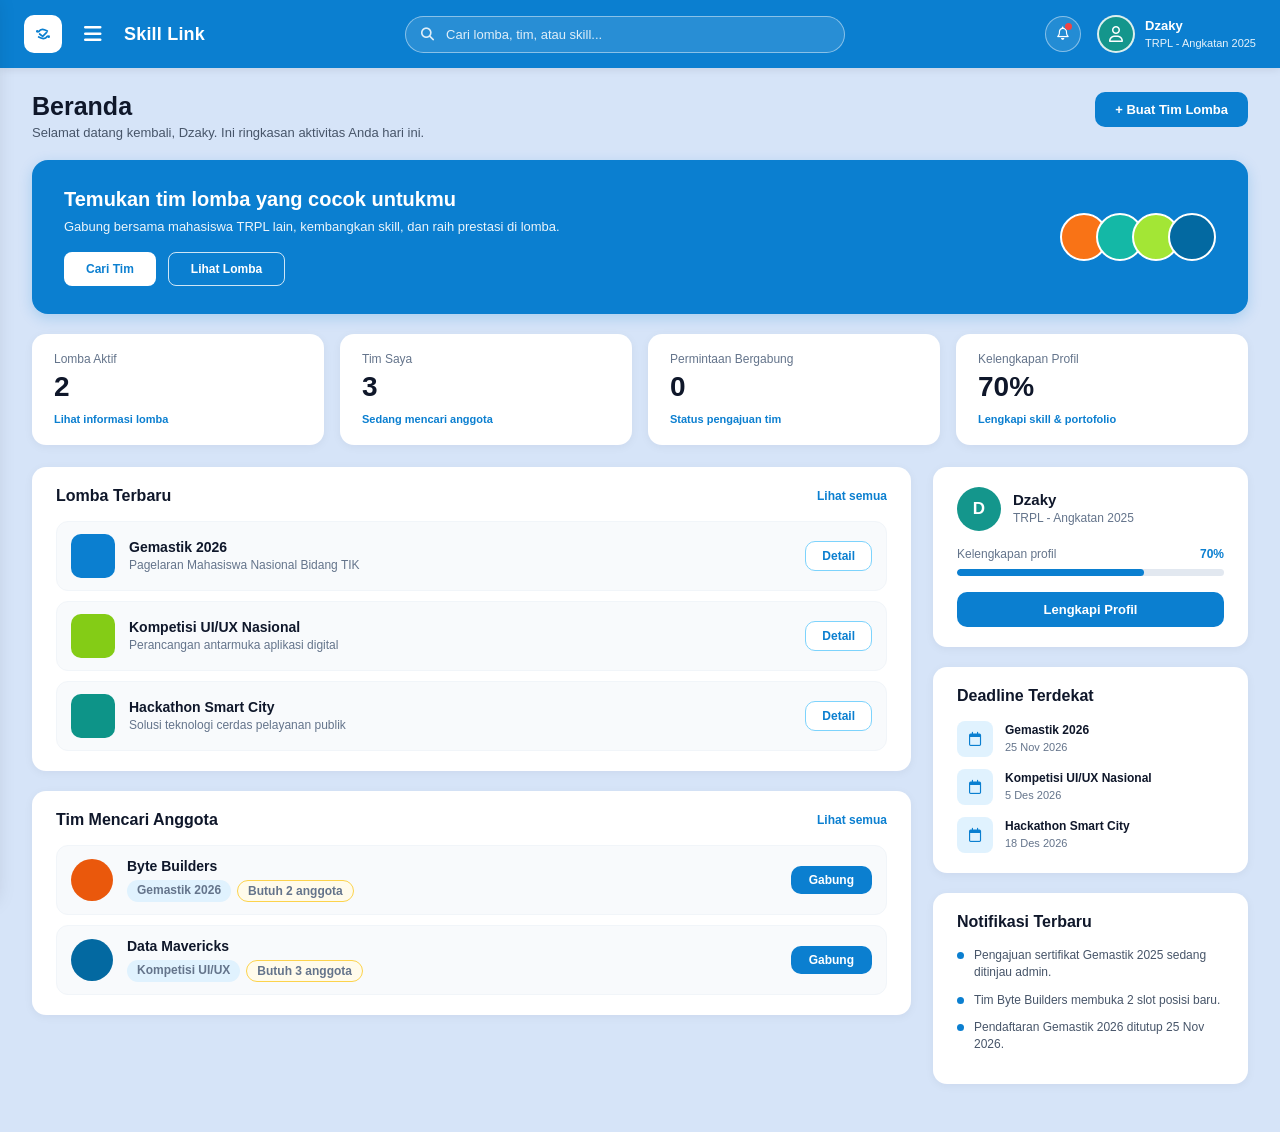
<file: index.html>
<!DOCTYPE html>
<html lang="id">
<head>
    <meta charset="UTF-8">
    <meta http-equiv="refresh" content="0; url=dashboard.html">
    <title>Skill Link</title>
</head>
<body>
    <script>window.location.replace("dashboard.html");</script>
</body>
</html>
</file>
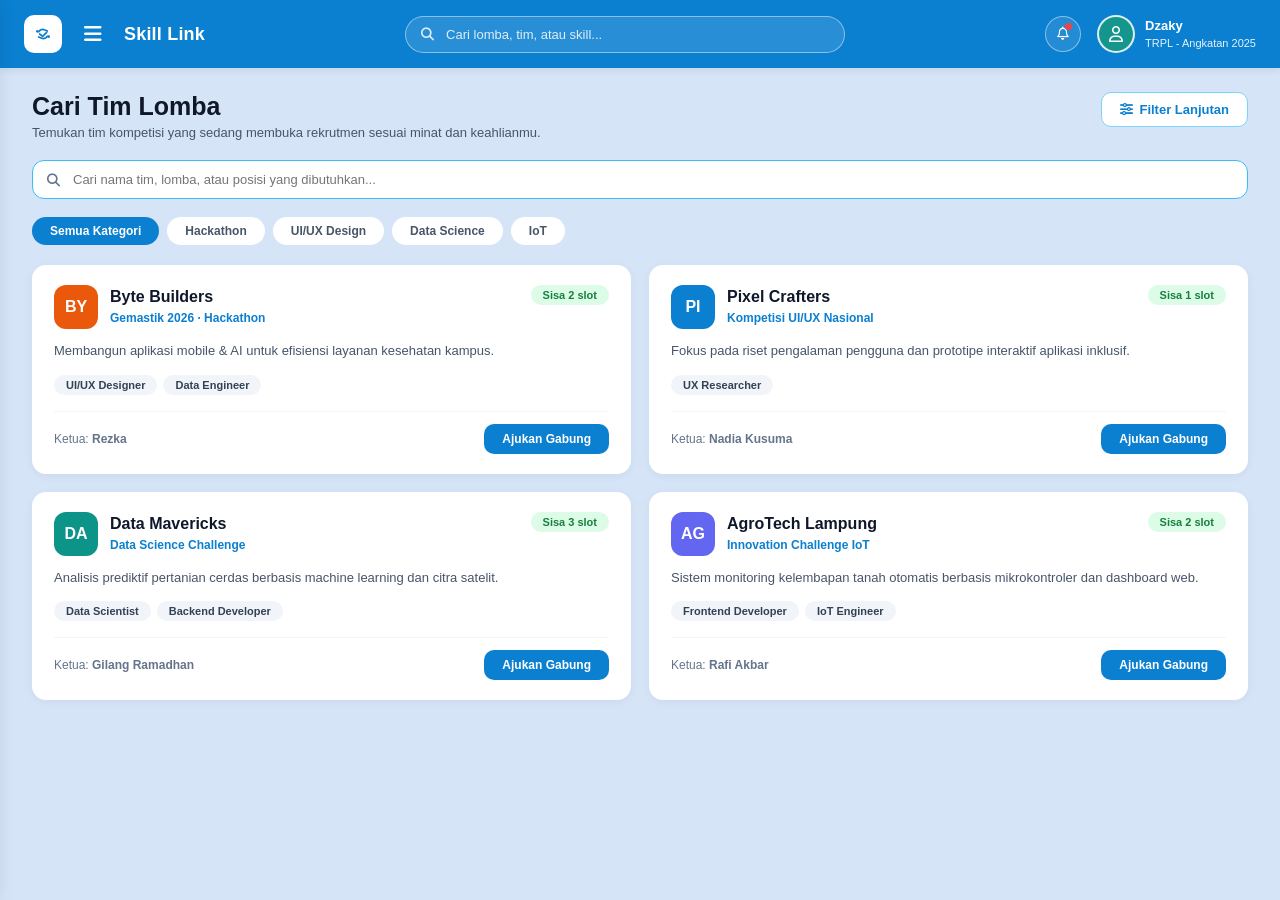
<file: cari-tim.html>
<!DOCTYPE html>
<html lang="id">
<head>
    <meta charset="UTF-8">
    <meta name="viewport" content="width=device-width, initial-scale=1.0">
    <title>Cari Tim - Skill Link</title>
    <link rel="stylesheet" href="https://cdnjs.cloudflare.com/ajax/libs/font-awesome/6.5.1/css/all.min.css">
    <link rel="stylesheet" href="style.css">
    <style>
        .search-filter-bar {
            display: flex; gap: 12px; margin-bottom: 18px; flex-wrap: wrap;
        }
        .search-input-box { flex: 1; min-width: 240px; position: relative; }
        .search-input-box i { position: absolute; left: 15px; top: 50%; transform: translateY(-50%); color: #64748b; font-size: 13px; }
        .search-input-box input {
            width: 100%; padding: 11px 16px 11px 40px; border-radius: 12px;
            border: 1px solid #38bdf8; background: white; font-size: 13px; outline: none;
        }
        .cat-pills { display: flex; gap: 8px; flex-wrap: wrap; margin-bottom: 20px; }
        .cat-pill {
            padding: 7px 18px; border-radius: 18px; border: none; background: white;
            color: #475569; font-size: 12px; font-weight: 700; cursor: pointer;
        }
        .cat-pill.active { background: #0b7fd0; color: white; }

        .teams-grid {
            display: grid; grid-template-columns: repeat(2, 1fr); gap: 18px;
        }
        .team-discover-card {
            background: white; border-radius: 14px; padding: 20px 22px;
            box-shadow: 0 2px 10px rgba(15, 23, 42, 0.05);
            display: flex; flex-direction: column; justify-content: space-between;
        }
        .td-top { display: flex; justify-content: space-between; align-items: flex-start; gap: 12px; margin-bottom: 12px; }
        .td-identity { display: flex; align-items: center; gap: 12px; }
        .td-avatar {
            width: 44px; height: 44px; border-radius: 12px; color: white; font-weight: 700;
            display: flex; align-items: center; justify-content: center; font-size: 16px; flex-shrink: 0;
        }
        .td-identity h3 { font-size: 16px; margin-bottom: 2px; }
        .td-identity span { font-size: 12px; color: #0b7fd0; font-weight: 600; }
        .slot-badge { padding: 4px 12px; border-radius: 14px; background: #dcfce7; color: #15803d; font-size: 11px; font-weight: 700; }
        .td-desc { font-size: 13px; color: #475569; line-height: 1.5; margin-bottom: 14px; }
        .td-roles { display: flex; flex-wrap: wrap; gap: 6px; margin-bottom: 16px; }
        .role-tag { padding: 4px 12px; border-radius: 14px; background: #f1f5f9; color: #334155; font-size: 11px; font-weight: 600; }
        .td-footer {
            display: flex; justify-content: space-between; align-items: center;
            padding-top: 12px; border-top: 1px solid #f1f5f9; font-size: 12px; color: #64748b;
        }
        .btn-applied {
            padding: 8px 18px; border-radius: 8px; border: 1px solid #86efac;
            background: #dcfce7; color: #15803d; font-size: 12px; font-weight: 700; cursor: default;
        }
        @media (max-width: 820px) { .teams-grid { grid-template-columns: 1fr; } }
    </style>
</head>
<body>
    <div id="appShell"></div>

    <main class="main-container">
        <div class="page-header-row">
            <div>
                <h1 class="page-title">Cari Tim Lomba</h1>
                <p class="page-subtitle">Temukan tim kompetisi yang sedang membuka rekrutmen sesuai minat dan keahlianmu.</p>
            </div>
            <button type="button" class="btn-outline" onclick="location.href='filter-rekrutmen.html'">
                <i class="fa-solid fa-sliders"></i> Filter Lanjutan
            </button>
        </div>

        <div class="search-filter-bar">
            <div class="search-input-box">
                <i class="fa-solid fa-magnifying-glass"></i>
                <input type="text" id="teamSearchInput" placeholder="Cari nama tim, lomba, atau posisi yang dibutuhkan...">
            </div>
        </div>

        <div class="cat-pills">
            <button type="button" class="cat-pill active" data-cat="Semua">Semua Kategori</button>
            <button type="button" class="cat-pill" data-cat="Hackathon">Hackathon</button>
            <button type="button" class="cat-pill" data-cat="UI/UX Design">UI/UX Design</button>
            <button type="button" class="cat-pill" data-cat="Data Science">Data Science</button>
            <button type="button" class="cat-pill" data-cat="IoT">IoT</button>
        </div>

        <div class="teams-grid" id="teamsGrid"></div>
    </main>

    <!-- Modal Ajukan Gabung -->
    <div id="joinModal" class="modal-overlay">
        <div class="modal-box" style="max-width:440px;">
            <h2 style="font-size:18px; margin-bottom:4px;" id="joinModalTitle">Ajukan Bergabung</h2>
            <p style="font-size:12px; color:#64748b; margin-bottom:16px;" id="joinModalSub">Pilih posisi yang ingin Anda lamar.</p>

            <div style="margin-bottom:14px;">
                <label style="display:block; font-size:12px; font-weight:700; margin-bottom:6px;">Posisi yang Dilamar</label>
                <select id="joinRoleSelect" style="width:100%; padding:10px; border-radius:8px; border:1px solid #cbd5e1; font-size:13px;"></select>
            </div>

            <div style="margin-bottom:18px;">
                <label style="display:block; font-size:12px; font-weight:700; margin-bottom:6px;">Pesan Singkat untuk Ketua Tim</label>
                <textarea id="joinNoteInput" rows="3" style="width:100%; padding:10px; border-radius:8px; border:1px solid #cbd5e1; font-size:13px;" placeholder="Perkenalkan keahlian dan pengalamanmu..."></textarea>
            </div>

            <div style="display:flex; gap:10px; justify-content:flex-end;">
                <button type="button" class="btn-outline" id="closeJoinModal">Batal</button>
                <button type="button" class="btn-primary" id="submitJoinBtn">Kirim Permintaan</button>
            </div>
        </div>
    </div>

    <script src="app-core.js"></script>
    <script>
        const REQUESTS_KEY = "skillLinkRequests";
        const openTeams = [
            {
                id: 1, name: "Byte Builders", competition: "Gemastik 2026 · Hackathon", category: "Hackathon",
                leader: "Rezka", slotsLeft: 2, color: "#ea580c",
                desc: "Membangun aplikasi mobile & AI untuk efisiensi layanan kesehatan kampus.",
                roles: ["UI/UX Designer", "Data Engineer"]
            },
            {
                id: 2, name: "Pixel Crafters", competition: "Kompetisi UI/UX Nasional", category: "UI/UX Design",
                leader: "Nadia Kusuma", slotsLeft: 1, color: "#0b7fd0",
                desc: "Fokus pada riset pengalaman pengguna dan prototipe interaktif aplikasi inklusif.",
                roles: ["UX Researcher"]
            },
            {
                id: 3, name: "Data Mavericks", competition: "Data Science Challenge", category: "Data Science",
                leader: "Gilang Ramadhan", slotsLeft: 3, color: "#0d9488",
                desc: "Analisis prediktif pertanian cerdas berbasis machine learning dan citra satelit.",
                roles: ["Data Scientist", "Backend Developer"]
            },
            {
                id: 4, name: "AgroTech Lampung", competition: "Innovation Challenge IoT", category: "IoT",
                leader: "Rafi Akbar", slotsLeft: 2, color: "#6366f1",
                desc: "Sistem monitoring kelembapan tanah otomatis berbasis mikrokontroler dan dashboard web.",
                roles: ["Frontend Developer", "IoT Engineer"]
            }
        ];

        let joinedIds = JSON.parse(localStorage.getItem(REQUESTS_KEY) || "[]");
        let activeCat = "Semua";
        let targetTeam = null;

        function renderTeams() {
            const q = (document.getElementById("teamSearchInput").value || "").toLowerCase().trim();
            const filtered = openTeams.filter(t => {
                const matchCat = activeCat === "Semua" || t.category === activeCat;
                const matchQ = !q || t.name.toLowerCase().includes(q) || t.competition.toLowerCase().includes(q) || t.roles.join(" ").toLowerCase().includes(q);
                return matchCat && matchQ;
            });

            document.getElementById("teamsGrid").innerHTML = filtered.map(t => {
                const isApplied = joinedIds.includes(t.id);
                return `
                    <article class="team-discover-card">
                        <div>
                            <div class="td-top">
                                <div class="td-identity">
                                    <div class="td-avatar" style="background:${t.color};">${t.name.substring(0,2).toUpperCase()}</div>
                                    <div>
                                        <h3>${t.name}</h3>
                                        <span>${t.competition}</span>
                                    </div>
                                </div>
                                <span class="slot-badge">Sisa ${t.slotsLeft} slot</span>
                            </div>
                            <p class="td-desc">${t.desc}</p>
                            <div class="td-roles">
                                ${t.roles.map(r => `<span class="role-tag">${r}</span>`).join("")}
                            </div>
                        </div>
                        <div class="td-footer">
                            <span>Ketua: <b>${t.leader}</b></span>
                            ${isApplied
                                ? `<button type="button" class="btn-applied">✓ Permintaan Terkirim</button>`
                                : `<button type="button" class="btn-primary" style="padding:8px 18px; font-size:12px;" onclick="openJoinModal(${t.id})">Ajukan Gabung</button>`
                            }
                        </div>
                    </article>
                `;
            }).join("");
        }

        window.openJoinModal = function (id) {
            targetTeam = openTeams.find(t => t.id === id);
            if (!targetTeam) return;
            document.getElementById("joinModalTitle").textContent = `Gabung ke ${targetTeam.name}`;
            document.getElementById("joinModalSub").textContent = targetTeam.competition;
            document.getElementById("joinRoleSelect").innerHTML = targetTeam.roles.map(r => `<option value="${r}">${r}</option>`).join("");
            document.getElementById("joinNoteInput").value = "";
            document.getElementById("joinModal").style.display = "flex";
        };

        document.getElementById("closeJoinModal").addEventListener("click", () => {
            document.getElementById("joinModal").style.display = "none";
        });

        document.getElementById("submitJoinBtn").addEventListener("click", () => {
            if (!targetTeam) return;
            if (!joinedIds.includes(targetTeam.id)) {
                joinedIds.push(targetTeam.id);
                localStorage.setItem(REQUESTS_KEY, JSON.stringify(joinedIds));
            }
            document.getElementById("joinModal").style.display = "none";
            renderTeams();
            window.showToast(`Permintaan bergabung ke ${targetTeam.name} berhasil dikirim!`);
        });

        document.querySelectorAll(".cat-pill").forEach(btn => {
            btn.addEventListener("click", () => {
                document.querySelectorAll(".cat-pill").forEach(b => b.classList.remove("active"));
                btn.classList.add("active");
                activeCat = btn.dataset.cat;
                renderTeams();
            });
        });

        document.getElementById("teamSearchInput").addEventListener("input", renderTeams);

        document.addEventListener("DOMContentLoaded", () => {
            const params = new URLSearchParams(window.location.search);
            if (params.get("q")) {
                document.getElementById("teamSearchInput").value = params.get("q");
            }
            renderTeams();
        });
    </script>
</body>
</html>
</file>
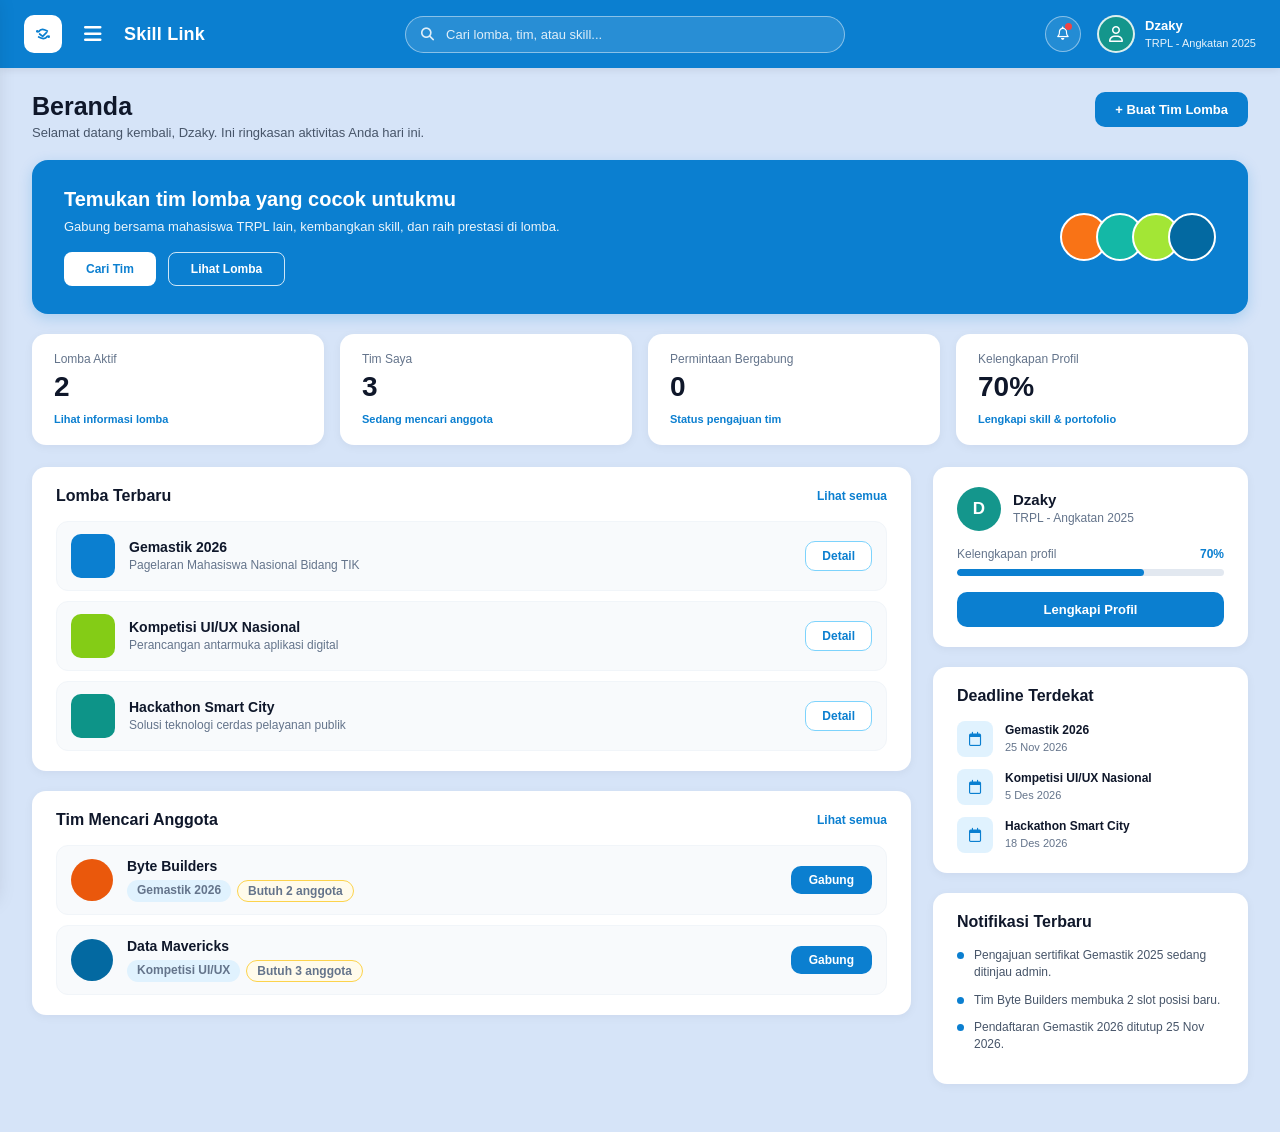
<file: dashboard.html>
<!DOCTYPE html>
<html lang="id">
<head>
    <meta charset="UTF-8">
    <meta name="viewport" content="width=device-width, initial-scale=1.0">
    <title>Beranda - Skill Link</title>
    <link rel="stylesheet" href="https://cdnjs.cloudflare.com/ajax/libs/font-awesome/6.5.1/css/all.min.css">
    <link rel="stylesheet" href="style.css">
    <style>
        .hero-banner {
            background: #0b7fd0;
            border-radius: 16px;
            padding: 28px 32px;
            color: white;
            display: flex;
            justify-content: space-between;
            align-items: center;
            gap: 20px;
            margin-bottom: 20px;
            box-shadow: 0 4px 14px rgba(11, 127, 208, 0.22);
        }
        .hero-text h2 { font-size: 20px; margin-bottom: 8px; }
        .hero-text p { font-size: 13px; opacity: 0.92; margin-bottom: 18px; }
        .hero-btns { display: flex; gap: 12px; }
        .btn-hero-white {
            padding: 9px 22px; border-radius: 8px; border: none; background: white;
            color: #0b7fd0; font-size: 12px; font-weight: 700; cursor: pointer;
        }
        .btn-hero-outline {
            padding: 9px 22px; border-radius: 8px; border: 1px solid rgba(255,255,255,0.8);
            background: transparent; color: white; font-size: 12px; font-weight: 700; cursor: pointer;
        }
        .hero-circles { display: flex; align-items: center; flex-shrink: 0; }
        .h-circle { width: 48px; height: 48px; border-radius: 50%; border: 2px solid white; margin-left: -12px; }
        .h-circle:first-child { margin-left: 0; }

        .stats-4-grid {
            display: grid; grid-template-columns: repeat(4, 1fr); gap: 16px; margin-bottom: 22px;
        }
        .stat-card {
            background: white; border-radius: 14px; padding: 18px 22px;
            box-shadow: 0 2px 10px rgba(15, 23, 42, 0.05);
        }
        .stat-card small { display: block; font-size: 12px; color: #64748b; margin-bottom: 6px; }
        .stat-card .stat-num { font-size: 28px; font-weight: 700; color: #0f172a; line-height: 1.1; margin-bottom: 6px; }
        .stat-card a { font-size: 11px; color: #0b7fd0; font-weight: 700; text-decoration: none; }

        .dashboard-grid {
            display: grid; grid-template-columns: 1fr 315px; gap: 22px; align-items: start;
        }
        .stack-col { display: flex; flex-direction: column; gap: 20px; }
        .section-head { display: flex; justify-content: space-between; align-items: center; margin-bottom: 16px; }
        .section-head h3 { font-size: 16px; color: #0f172a; }
        .section-head a { font-size: 12px; color: #0b7fd0; font-weight: 700; text-decoration: none; }

        .item-row {
            display: flex; justify-content: space-between; align-items: center; gap: 14px;
            padding: 12px 14px; border-radius: 12px; background: #f8fafc;
            border: 1px solid #f1f5f9; margin-bottom: 10px;
        }
        .item-row:last-child { margin-bottom: 0; }
        .item-left { display: flex; align-items: center; gap: 14px; }
        .color-square { width: 44px; height: 44px; border-radius: 10px; flex-shrink: 0; }
        .color-circle { width: 42px; height: 42px; border-radius: 50%; flex-shrink: 0; }
        .item-meta strong { display: block; font-size: 14px; color: #0f172a; margin-bottom: 3px; }
        .item-meta span { display: block; font-size: 12px; color: #64748b; }

        .team-tags-inline { display: flex; flex-wrap: wrap; gap: 6px; margin-top: 6px; }
        .pill-blue-soft { padding: 3px 10px; border-radius: 12px; background: #e0f2fe; color: #0b7fd0; font-size: 11px; font-weight: 700; }
        .pill-amber-outline { padding: 3px 10px; border-radius: 12px; background: #fffbeb; color: #d97706; border: 1px solid #fcd34d; font-size: 11px; font-weight: 700; }

        .profile-mini-top { display: flex; align-items: center; gap: 12px; margin-bottom: 16px; }
        .initial-badge {
            width: 44px; height: 44px; border-radius: 50%; background: #14968c; color: white;
            font-weight: 700; font-size: 17px; display: flex; align-items: center; justify-content: center;
            overflow: hidden; flex-shrink: 0;
        }
        .initial-badge img { width: 100%; height: 100%; object-fit: cover; }
        .progress-label-row { display: flex; justify-content: space-between; font-size: 12px; margin-bottom: 8px; }
        .progress-label-row strong { color: #0b7fd0; }
        .progress-track { width: 100%; height: 7px; background: #e2e8f0; border-radius: 6px; overflow: hidden; margin-bottom: 16px; }
        .progress-fill { height: 100%; background: #0b7fd0; border-radius: 6px; transition: width 0.3s; }

        .deadline-mini-row { display: flex; align-items: center; gap: 12px; margin-bottom: 12px; }
        .deadline-mini-row:last-child { margin-bottom: 0; }
        .soft-square {
            width: 36px; height: 36px; border-radius: 8px; background: #e0f2fe; color: #0b7fd0;
            display: flex; align-items: center; justify-content: center; font-size: 14px; flex-shrink: 0;
        }

        .notif-list { list-style: none; }
        .notif-list li {
            display: flex; align-items: flex-start; gap: 10px; font-size: 12px;
            color: #475569; margin-bottom: 10px; line-height: 1.45;
        }
        .notif-list li::before {
            content: ""; width: 7px; height: 7px; border-radius: 50%;
            background: #0b7fd0; margin-top: 5px; flex-shrink: 0;
        }

        @media (max-width: 980px) {
            .stats-4-grid { grid-template-columns: repeat(2, 1fr); }
            .dashboard-grid { grid-template-columns: 1fr; }
        }
        @media (max-width: 650px) {
            .stats-4-grid { grid-template-columns: 1fr; }
            .hero-banner { flex-direction: column; align-items: flex-start; }
        }
    </style>
</head>
<body>
    <div id="appShell"></div>

    <main class="main-container">
        <div class="page-header-row">
            <div>
                <h1 class="page-title">Beranda</h1>
                <p class="page-subtitle" id="welcomeText">Selamat datang kembali, Dzaky. Ini ringkasan aktivitas Anda hari ini.</p>
            </div>
            <button type="button" class="btn-primary" onclick="location.href='kelola-tim.html'">+ Buat Tim Lomba</button>
        </div>

        <section class="hero-banner">
            <div class="hero-text">
                <h2>Temukan tim lomba yang cocok untukmu</h2>
                <p>Gabung bersama mahasiswa TRPL lain, kembangkan skill, dan raih prestasi di lomba.</p>
                <div class="hero-btns">
                    <button type="button" class="btn-hero-white" onclick="location.href='cari-tim.html'">Cari Tim</button>
                    <button type="button" class="btn-hero-outline" onclick="location.href='kelola-lomba.html'">Lihat Lomba</button>
                </div>
            </div>
            <div class="hero-circles">
                <span class="h-circle" style="background:#f97316;"></span>
                <span class="h-circle" style="background:#14b8a6;"></span>
                <span class="h-circle" style="background:#a3e635;"></span>
                <span class="h-circle" style="background:#0369a1;"></span>
            </div>
        </section>

        <section class="stats-4-grid">
            <div class="stat-card">
                <small>Lomba Aktif</small>
                <div class="stat-num" id="dashActiveLomba">2</div>
                <a href="kelola-lomba.html">Lihat informasi lomba</a>
            </div>
            <div class="stat-card">
                <small>Tim Saya</small>
                <div class="stat-num" id="dashMyTeams">3</div>
                <a href="kelola-tim.html">Sedang mencari anggota</a>
            </div>
            <div class="stat-card">
                <small>Permintaan Bergabung</small>
                <div class="stat-num" id="dashInvites">0</div>
                <a href="cari-tim.html">Status pengajuan tim</a>
            </div>
            <div class="stat-card">
                <small>Kelengkapan Profil</small>
                <div class="stat-num" id="dashProfilePct">70%</div>
                <a href="profil.html">Lengkapi skill &amp; portofolio</a>
            </div>
        </section>

        <div class="dashboard-grid">
            <div class="stack-col">
                <div class="card-box">
                    <div class="section-head">
                        <h3>Lomba Terbaru</h3>
                        <a href="kelola-lomba.html">Lihat semua</a>
                    </div>
                    <div id="latestLombaList"></div>
                </div>

                <div class="card-box">
                    <div class="section-head">
                        <h3>Tim Mencari Anggota</h3>
                        <a href="filter-rekrutmen.html">Lihat semua</a>
                    </div>
                    <div id="openTeamsList"></div>
                </div>
            </div>

            <aside class="stack-col">
                <div class="card-box">
                    <div class="profile-mini-top">
                        <div class="initial-badge" id="cardAvatar">D</div>
                        <div>
                            <strong style="display:block; font-size:15px;" id="cardUserName">Dzaky</strong>
                            <small style="color:#64748b; font-size:12px;" id="cardUserSub">TRPL - Angkatan 2025</small>
                        </div>
                    </div>

                    <div class="progress-label-row">
                        <span style="color:#64748b;">Kelengkapan profil</span>
                        <strong id="cardProgressText">70%</strong>
                    </div>
                    <div class="progress-track">
                        <div class="progress-fill" id="cardProgressBar" style="width:70%;"></div>
                    </div>

                    <button type="button" class="btn-primary" style="width:100%;" onclick="location.href='profil.html'">Lengkapi Profil</button>
                </div>

                <div class="card-box">
                    <div class="section-head">
                        <h3>Deadline Terdekat</h3>
                    </div>
                    <div id="dashDeadlineList"></div>
                </div>

                <div class="card-box">
                    <div class="section-head">
                        <h3>Notifikasi Terbaru</h3>
                    </div>
                    <ul class="notif-list">
                        <li>Pengajuan sertifikat Gemastik 2025 sedang ditinjau admin.</li>
                        <li>Tim Byte Builders membuka 2 slot posisi baru.</li>
                        <li>Pendaftaran Gemastik 2026 ditutup 25 Nov 2026.</li>
                    </ul>
                </div>
            </aside>
        </div>
    </main>

    <script src="app-core.js"></script>
    <script>
        document.addEventListener("DOMContentLoaded", () => {
            const savedProfile = JSON.parse(localStorage.getItem("skillLinkProfile") || "null");
            const savedPhoto = localStorage.getItem("skillLinkProfilePhoto");
            const savedLomba = JSON.parse(localStorage.getItem("skillLinkCompetitions") || "null");
            const savedReq = JSON.parse(localStorage.getItem("skillLinkRequests") || "[]");
            const savedTeams = JSON.parse(localStorage.getItem("skillLinkActiveTeams") || "null");

            if (savedProfile) {
                const name = savedProfile.name || "Dzaky";
                const sub = (savedProfile.studyProgram && savedProfile.year)
                    ? `${savedProfile.studyProgram} - Angkatan ${savedProfile.year}`
                    : "TRPL - Angkatan 2025";

                document.getElementById("cardUserName").textContent = name;
                document.getElementById("cardUserSub").textContent = sub;
                document.getElementById("welcomeText").textContent =
                    `Selamat datang kembali, ${name}. Ini ringkasan aktivitas Anda hari ini.`;

                const fields = ["name", "npm", "major", "studyProgram", "email", "year", "bio"];
                const filled = fields.filter(k => savedProfile[k] && savedProfile[k].trim() !== "").length;
                const pct = Math.round((filled / fields.length) * 100);
                document.getElementById("dashProfilePct").textContent = `${pct}%`;
                document.getElementById("cardProgressText").textContent = `${pct}%`;
                document.getElementById("cardProgressBar").style.width = `${pct}%`;
            }

            if (savedPhoto) {
                document.getElementById("cardAvatar").innerHTML = `<img src="${savedPhoto}" alt="Avatar">`;
            } else if (savedProfile && savedProfile.name) {
                document.getElementById("cardAvatar").textContent = savedProfile.name.charAt(0).toUpperCase();
            }

            document.getElementById("dashInvites").textContent = savedReq.length;

            const defaultLomba = [
                { title: "Gemastik 2026", description: "Pagelaran Mahasiswa Nasional Bidang TIK", shortDate: "25 Nov 2026", color: "#0b7fd0", status: "Aktif" },
                { title: "Kompetisi UI/UX Nasional", description: "Perancangan antarmuka aplikasi digital", shortDate: "5 Des 2026", color: "#84cc16", status: "Aktif" },
                { title: "Hackathon Smart City", description: "Solusi teknologi cerdas pelayanan publik", shortDate: "18 Des 2026", color: "#0d9488", status: "Draf" }
            ];
            const lombaList = (savedLomba && savedLomba.length) ? savedLomba : defaultLomba;
            document.getElementById("dashActiveLomba").textContent = lombaList.filter(l => l.status === "Aktif").length;

            document.getElementById("latestLombaList").innerHTML = lombaList.slice(0, 3).map(l => `
                <div class="item-row">
                    <div class="item-left">
                        <div class="color-square" style="background:${l.color || '#0b7fd0'};"></div>
                        <div class="item-meta">
                            <strong>${l.title}</strong>
                            <span>${l.description || l.organizer || 'Kompetisi Mahasiswa TRPL'}</span>
                        </div>
                    </div>
                    <button type="button" class="btn-outline" style="padding:7px 16px; font-size:12px;" onclick="location.href='kelola-lomba.html'">Detail</button>
                </div>
            `).join("");

            document.getElementById("dashDeadlineList").innerHTML = lombaList.slice(0, 3).map(l => `
                <div class="deadline-mini-row">
                    <div class="soft-square"><i class="fa-regular fa-calendar"></i></div>
                    <div>
                        <strong style="display:block; font-size:12px;">${l.title}</strong>
                        <small style="color:#64748b; font-size:11px;">${l.shortDate || 'Segera'}</small>
                    </div>
                </div>
            `).join("");

            const defaultOpenTeams = [
                { name: "Byte Builders", competition: "Gemastik 2026", need: 2, color: "#ea580c" },
                { name: "Data Mavericks", competition: "Kompetisi UI/UX", need: 3, color: "#0369a1" }
            ];
            if (savedTeams) {
                document.getElementById("dashMyTeams").textContent = savedTeams.length;
            }
            document.getElementById("openTeamsList").innerHTML = defaultOpenTeams.map(t => `
                <div class="item-row">
                    <div class="item-left">
                        <div class="color-circle" style="background:${t.color};"></div>
                        <div class="item-meta">
                            <strong>${t.name}</strong>
                            <div class="team-tags-inline">
                                <span class="pill-blue-soft">${t.competition}</span>
                                <span class="pill-amber-outline">Butuh ${t.need} anggota</span>
                            </div>
                        </div>
                    </div>
                    <button type="button" class="btn-primary" style="padding:7px 18px; font-size:12px;" onclick="location.href='filter-rekrutmen.html'">Gabung</button>
                </div>
            `).join("");
        });
    </script>
</body>
</html>
</file>
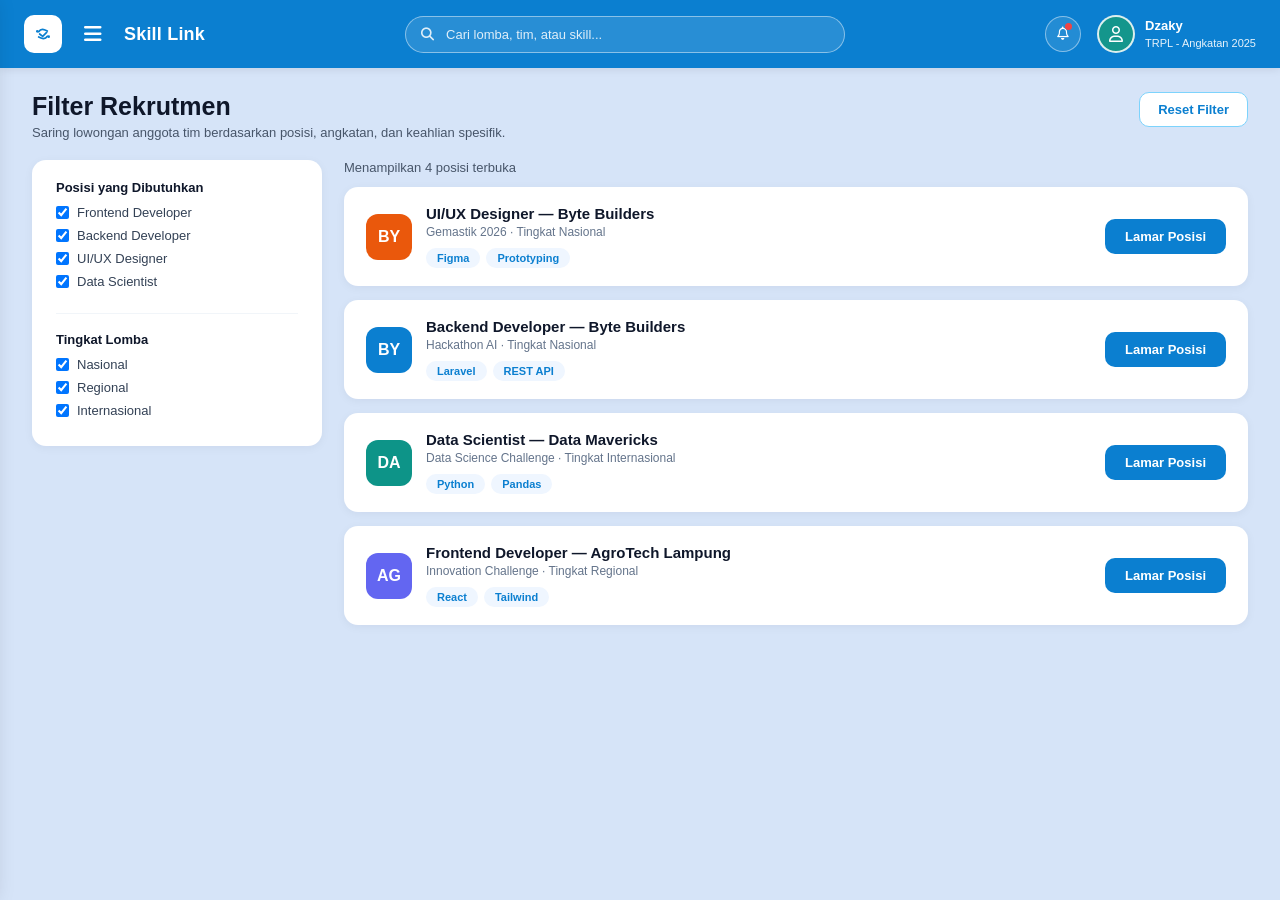
<file: filter-rekrutmen.html>
<!DOCTYPE html>
<html lang="id">
<head>
    <meta charset="UTF-8">
    <meta name="viewport" content="width=device-width, initial-scale=1.0">
    <title>Filter Rekrutmen - Skill Link</title>
    <link rel="stylesheet" href="https://cdnjs.cloudflare.com/ajax/libs/font-awesome/6.5.1/css/all.min.css">
    <link rel="stylesheet" href="style.css">
    <style>
        .filter-layout {
            display: grid;
            grid-template-columns: 290px 1fr;
            gap: 22px;
            align-items: start;
        }
        .filter-group { margin-bottom: 18px; padding-bottom: 16px; border-bottom: 1px solid #f1f5f9; }
        .filter-group:last-child { border-bottom: none; margin-bottom: 0; padding-bottom: 0; }
        .filter-group h4 { font-size: 13px; margin-bottom: 10px; color: #0f172a; }
        .check-row {
            display: flex; align-items: center; gap: 8px; font-size: 13px; color: #334155;
            margin-bottom: 8px; cursor: pointer;
        }
        .result-list { display: flex; flex-direction: column; gap: 14px; }
        .rec-card {
            background: white; border-radius: 14px; padding: 18px 22px;
            display: flex; justify-content: space-between; align-items: center; gap: 16px;
            box-shadow: 0 2px 10px rgba(15, 23, 42, 0.05);
        }
        .rec-left { display: flex; align-items: center; gap: 14px; }
        .rec-badge {
            width: 46px; height: 46px; border-radius: 12px; color: white; font-weight: 700;
            display: flex; align-items: center; justify-content: center; flex-shrink: 0;
        }
        .rec-tags { display: flex; flex-wrap: wrap; gap: 6px; margin-top: 8px; }
        .r-tag { padding: 4px 11px; border-radius: 12px; background: #eff6ff; color: #0b7fd0; font-size: 11px; font-weight: 600; }
        @media (max-width: 860px) { .filter-layout { grid-template-columns: 1fr; } .rec-card { flex-direction: column; align-items: flex-start; } }
    </style>
</head>
<body>
    <div id="appShell"></div>

    <main class="main-container">
        <div class="page-header-row">
            <div>
                <h1 class="page-title">Filter Rekrutmen</h1>
                <p class="page-subtitle">Saring lowongan anggota tim berdasarkan posisi, angkatan, dan keahlian spesifik.</p>
            </div>
            <button type="button" class="btn-outline" id="resetFilterBtn">Reset Filter</button>
        </div>

        <div class="filter-layout">
            <aside class="card-box">
                <div class="filter-group">
                    <h4>Posisi yang Dibutuhkan</h4>
                    <label class="check-row"><input type="checkbox" class="role-cb" value="Frontend Developer" checked> Frontend Developer</label>
                    <label class="check-row"><input type="checkbox" class="role-cb" value="Backend Developer" checked> Backend Developer</label>
                    <label class="check-row"><input type="checkbox" class="role-cb" value="UI/UX Designer" checked> UI/UX Designer</label>
                    <label class="check-row"><input type="checkbox" class="role-cb" value="Data Scientist" checked> Data Scientist</label>
                </div>

                <div class="filter-group">
                    <h4>Tingkat Lomba</h4>
                    <label class="check-row"><input type="checkbox" class="level-cb" value="Nasional" checked> Nasional</label>
                    <label class="check-row"><input type="checkbox" class="level-cb" value="Regional" checked> Regional</label>
                    <label class="check-row"><input type="checkbox" class="level-cb" value="Internasional" checked> Internasional</label>
                </div>
            </aside>

            <section>
                <div style="margin-bottom:12px; font-size:13px; color:#475569;" id="matchCountText">Menampilkan 4 posisi terbuka</div>
                <div class="result-list" id="recruitResultList"></div>
            </section>
        </div>
    </main>

    <script src="app-core.js"></script>
    <script>
        const openings = [
            { team: "Byte Builders", role: "UI/UX Designer", comp: "Gemastik 2026", level: "Nasional", skills: ["Figma", "Prototyping"], color: "#ea580c" },
            { team: "Byte Builders", role: "Backend Developer", comp: "Hackathon AI", level: "Nasional", skills: ["Laravel", "REST API"], color: "#0b7fd0" },
            { team: "Data Mavericks", role: "Data Scientist", comp: "Data Science Challenge", level: "Internasional", skills: ["Python", "Pandas"], color: "#0d9488" },
            { team: "AgroTech Lampung", role: "Frontend Developer", comp: "Innovation Challenge", level: "Regional", skills: ["React", "Tailwind"], color: "#6366f1" }
        ];

        function applyFilters() {
            const checkedRoles = Array.from(document.querySelectorAll(".role-cb:checked")).map(c => c.value);
            const checkedLevels = Array.from(document.querySelectorAll(".level-cb:checked")).map(c => c.value);

            const filtered = openings.filter(o => checkedRoles.includes(o.role) && checkedLevels.includes(o.level));
            document.getElementById("matchCountText").textContent = `Menampilkan ${filtered.length} posisi terbuka`;

            document.getElementById("recruitResultList").innerHTML = filtered.length === 0
                ? `<div class="card-box" style="text-align:center; color:#64748b;">Tidak ada posisi yang cocok dengan kombinasi filter.</div>`
                : filtered.map(o => `
                    <div class="rec-card">
                        <div class="rec-left">
                            <div class="rec-badge" style="background:${o.color};">${o.team.substring(0,2).toUpperCase()}</div>
                            <div>
                                <strong style="font-size:15px; display:block;">${o.role} — ${o.team}</strong>
                                <small style="font-size:12px; color:#64748b;">${o.comp} · Tingkat ${o.level}</small>
                                <div class="rec-tags">
                                    ${o.skills.map(s => `<span class="r-tag">${s}</span>`).join("")}
                                </div>
                            </div>
                        </div>
                        <button type="button" class="btn-primary" onclick="location.href='cari-tim.html'">Lamar Posisi</button>
                    </div>
                `).join("");
        }

        document.querySelectorAll("input[type='checkbox']").forEach(cb => cb.addEventListener("change", applyFilters));
        document.getElementById("resetFilterBtn").addEventListener("click", () => {
            document.querySelectorAll("input[type='checkbox']").forEach(cb => cb.checked = true);
            applyFilters();
        });

        document.addEventListener("DOMContentLoaded", applyFilters);
    </script>
</body>
</html>
</file>
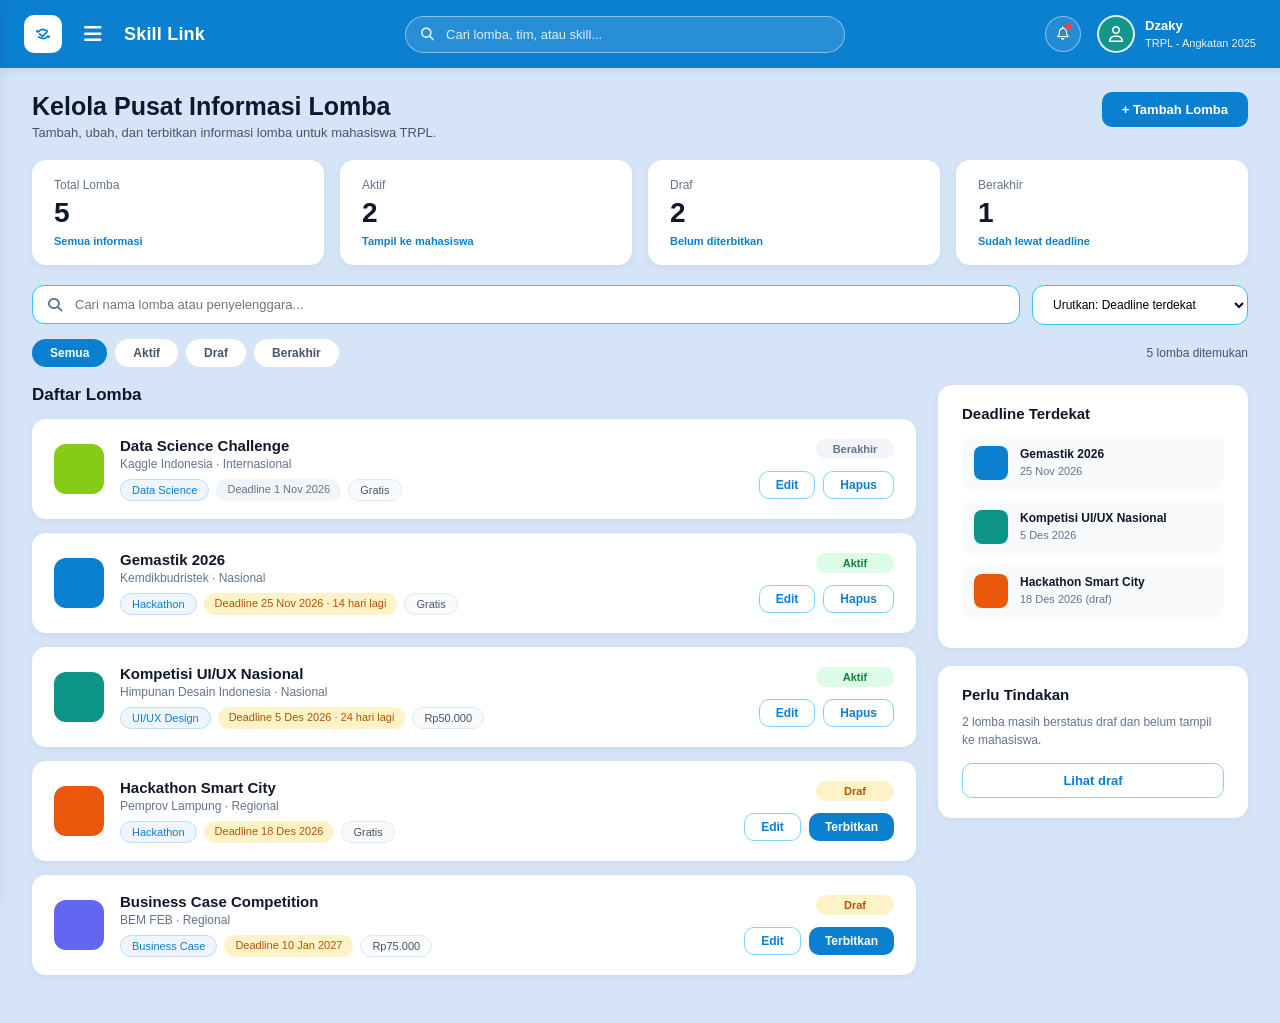
<file: kelola-lomba.html>
<!DOCTYPE html>
<html lang="id">
<head>
    <meta charset="UTF-8">
    <meta name="viewport" content="width=device-width, initial-scale=1.0">
    <title>Kelola Pusat Informasi Lomba - Skill Link</title>
    <link rel="stylesheet" href="https://cdnjs.cloudflare.com/ajax/libs/font-awesome/6.5.1/css/all.min.css">
    <link rel="stylesheet" href="style.css">
    <style>
        .summary-4-grid { display: grid; grid-template-columns: repeat(4, 1fr); gap: 16px; margin-bottom: 20px; }
        .stat-box { background: white; border-radius: 14px; padding: 18px 22px; box-shadow: 0 2px 10px rgba(15, 23, 42, 0.05); }
        .stat-box small { display: block; font-size: 12px; color: #64748b; margin-bottom: 6px; }
        .stat-box .big-num { font-size: 28px; font-weight: 700; color: #0f172a; line-height: 1.1; margin-bottom: 6px; }
        .stat-box .sub-link { font-size: 11px; color: #0b7fd0; font-weight: 700; }

        .filter-controls-row { display: flex; gap: 12px; margin-bottom: 14px; }
        .lomba-search-wrap { flex: 1; position: relative; }
        .lomba-search-wrap i { position: absolute; left: 16px; top: 50%; transform: translateY(-50%); color: #64748b; font-size: 14px; }
        .lomba-search-wrap input {
            width: 100%; padding: 11px 16px 11px 42px; border-radius: 12px;
            border: 1px solid #38bdf8; background: white; font-size: 13px; outline: none;
        }
        .sort-dropdown { padding: 11px 16px; border-radius: 12px; border: 1px solid #38bdf8; background: white; font-size: 12px; min-width: 195px; }

        .filter-pills-bar { display: flex; justify-content: space-between; align-items: center; margin-bottom: 18px; flex-wrap: wrap; gap: 10px; }
        .pill-tabs { display: flex; gap: 8px; flex-wrap: wrap; }
        .status-pill-btn { padding: 7px 18px; border-radius: 18px; border: none; background: white; color: #475569; font-size: 12px; font-weight: 700; cursor: pointer; }
        .status-pill-btn.active { background: #0b7fd0; color: white; }

        .content-grid { display: grid; grid-template-columns: 1fr 310px; gap: 22px; align-items: start; }
        .lomba-list { display: flex; flex-direction: column; gap: 14px; }
        .lomba-card {
            background: white; border-radius: 14px; padding: 18px 22px;
            display: flex; justify-content: space-between; align-items: center; gap: 16px;
            box-shadow: 0 2px 10px rgba(15, 23, 42, 0.05);
        }
        .lomba-thumb { width: 50px; height: 50px; border-radius: 12px; flex-shrink: 0; }
        .mini-badge { padding: 4px 11px; border-radius: 12px; font-size: 11px; }
        .badge-cat { background: #eff6ff; color: #0b7fd0; border: 1px solid #bfdbfe; }
        .badge-deadline-warn { background: #fef3c7; color: #b45309; }
        .badge-deadline-done { background: #f1f5f9; color: #64748b; }
        .badge-fee { background: #f8fafc; color: #475569; border: 1px solid #e2e8f0; }

        .state-tag { padding: 4px 16px; border-radius: 14px; font-size: 11px; font-weight: 700; min-width: 78px; text-align: center; }
        .state-aktif { background: #dcfce7; color: #15803d; }
        .state-draf { background: #fef3c7; color: #b45309; }
        .state-berakhir { background: #f1f5f9; color: #64748b; }

        .deadline-item { display: flex; align-items: center; gap: 12px; padding: 10px 12px; border-radius: 10px; background: #f8fafc; margin-bottom: 10px; }
        .form-grid-2 { display: grid; grid-template-columns: 1fr 1fr; gap: 14px; }
        .field-group { margin-bottom: 14px; }
        .field-group label { display: block; font-size: 12px; font-weight: 700; margin-bottom: 6px; }
        .field-input, .field-select, .field-textarea { width: 100%; padding: 10px 13px; border: 1px solid #94a3b8; border-radius: 8px; font-size: 13px; outline: none; }

        @media (max-width: 980px) { .summary-4-grid { grid-template-columns: repeat(2, 1fr); } .content-grid { grid-template-columns: 1fr; } }
        @media (max-width: 650px) { .summary-4-grid, .form-grid-2 { grid-template-columns: 1fr; } .filter-controls-row { flex-direction: column; } }
    </style>
</head>
<body>
    <div id="appShell"></div>

    <main class="main-container">
        <div class="page-header-row">
            <div>
                <h1 class="page-title">Kelola Pusat Informasi Lomba</h1>
                <p class="page-subtitle">Tambah, ubah, dan terbitkan informasi lomba untuk mahasiswa TRPL.</p>
            </div>
            <button type="button" class="btn-primary" id="openAddModalBtn">+ Tambah Lomba</button>
        </div>

        <div class="summary-4-grid">
            <div class="stat-box"><small>Total Lomba</small><div class="big-num" id="statTotal">5</div><div class="sub-link">Semua informasi</div></div>
            <div class="stat-box"><small>Aktif</small><div class="big-num" id="statActive">2</div><div class="sub-link">Tampil ke mahasiswa</div></div>
            <div class="stat-box"><small>Draf</small><div class="big-num" id="statDraft">2</div><div class="sub-link">Belum diterbitkan</div></div>
            <div class="stat-box"><small>Berakhir</small><div class="big-num" id="statEnded">1</div><div class="sub-link">Sudah lewat deadline</div></div>
        </div>

        <div class="filter-controls-row">
            <div class="lomba-search-wrap">
                <i class="fa-solid fa-magnifying-glass"></i>
                <input type="text" id="lombaSearchInput" placeholder="Cari nama lomba atau penyelenggara...">
            </div>
            <select id="sortSelect" class="sort-dropdown">
                <option value="nearest">Urutkan: Deadline terdekat</option>
                <option value="farthest">Urutkan: Deadline terjauh</option>
                <option value="newest">Urutkan: Terbaru ditambahkan</option>
            </select>
        </div>

        <div class="filter-pills-bar">
            <div class="pill-tabs">
                <button type="button" class="status-pill-btn active" data-filter="Semua">Semua</button>
                <button type="button" class="status-pill-btn" data-filter="Aktif">Aktif</button>
                <button type="button" class="status-pill-btn" data-filter="Draf">Draf</button>
                <button type="button" class="status-pill-btn" data-filter="Berakhir">Berakhir</button>
            </div>
            <span style="font-size:12px; color:#475569;" id="foundCountText">5 lomba ditemukan</span>
        </div>

        <div class="content-grid">
            <section>
                <h2 style="font-size:17px; margin-bottom:14px;">Daftar Lomba</h2>
                <div class="lomba-list" id="lombaList"></div>
            </section>

            <aside>
                <div class="card-box" style="margin-bottom:18px;">
                    <h3 style="font-size:15px; margin-bottom:14px;">Deadline Terdekat</h3>
                    <div id="nearestDeadlineList"></div>
                </div>

                <div class="card-box">
                    <h3 style="font-size:15px; margin-bottom:10px;">Perlu Tindakan</h3>
                    <p style="font-size:12px; color:#64748b; line-height:1.5; margin-bottom:14px;" id="draftWarningText">2 lomba masih berstatus draf dan belum tampil ke mahasiswa.</p>
                    <button type="button" class="btn-outline" style="width:100%;" id="viewDraftsBtn">Lihat draf</button>
                </div>
            </aside>
        </div>
    </main>

    <!-- MODAL FORM TAMBAH / EDIT LOMBA -->
    <div id="lombaFormModal" class="modal-overlay">
        <div class="modal-box" style="max-width:560px;">
            <h2 style="font-size:19px; margin-bottom:4px;" id="formModalTitle">Tambah Lomba</h2>
            <p style="font-size:12px; color:#64748b; margin-bottom:18px;">Isi data sesuai informasi resmi lomba. Tanda <span style="color:#ef4444;">*</span> wajib diisi.</p>

            <form id="lombaForm">
                <div class="field-group">
                    <label>Nama Lomba <span style="color:#ef4444;">*</span></label>
                    <input type="text" id="fTitle" class="field-input" placeholder="Masukkan nama lomba">
                </div>
                <div class="form-grid-2">
                    <div class="field-group">
                        <label>Penyelenggara <span style="color:#ef4444;">*</span></label>
                        <input type="text" id="fOrganizer" class="field-input" placeholder="Masukkan penyelenggara">
                    </div>
                    <div class="field-group">
                        <label>Deadline Pendaftaran <span style="color:#ef4444;">*</span></label>
                        <input type="date" id="fDeadline" class="field-input">
                    </div>
                </div>
                <div class="form-grid-2">
                    <div class="field-group">
                        <label>Kategori <span style="color:#ef4444;">*</span></label>
                        <select id="fCategory" class="field-select">
                            <option value="">Pilih kategori</option>
                            <option value="Hackathon">Hackathon</option>
                            <option value="UI/UX Design">UI/UX Design</option>
                            <option value="Business Case">Business Case</option>
                            <option value="Data Science">Data Science</option>
                        </select>
                    </div>
                    <div class="field-group">
                        <label>Tingkat <span style="color:#ef4444;">*</span></label>
                        <select id="fLevel" class="field-select">
                            <option value="">Pilih tingkat</option>
                            <option value="Regional">Regional</option>
                            <option value="Nasional">Nasional</option>
                            <option value="Internasional">Internasional</option>
                        </select>
                    </div>
                </div>
                <div class="form-grid-2">
                    <div class="field-group">
                        <label>Biaya Pendaftaran</label>
                        <input type="text" id="fFee" class="field-input" placeholder="Gratis / Rp50.000">
                    </div>
                    <div class="field-group">
                        <label>Status</label>
                        <select id="fStatus" class="field-select">
                            <option value="Draf">Draf</option>
                            <option value="Aktif">Aktif</option>
                            <option value="Berakhir">Berakhir</option>
                        </select>
                    </div>
                </div>
                <div class="field-group">
                    <label>Tautan Pendaftaran</label>
                    <input type="url" id="fLink" class="field-input" placeholder="https://">
                </div>
                <div class="field-group">
                    <label>Deskripsi Singkat</label>
                    <textarea id="fDescription" class="field-textarea" rows="3" maxlength="300" placeholder="Maksimal 300 karakter"></textarea>
                    <div style="text-align:right; font-size:11px; color:#64748b; margin-top:4px;"><span id="charCount">0</span> / 300 karakter</div>
                </div>
                <div style="display:flex; justify-content:flex-end; gap:10px; margin-top:16px;">
                    <button type="button" class="btn-outline" id="cancelFormBtn">Batal</button>
                    <button type="submit" class="btn-primary">Simpan Lomba</button>
                </div>
            </form>
        </div>
    </div>

    <!-- MODAL KONFIRMASI SIMPAN -->
    <div id="confirmSaveModal" class="modal-overlay layer-2">
        <div class="modal-box" style="max-width:390px; text-align:center; padding:30px 26px;">
            <div style="width:54px; height:54px; border-radius:50%; background:#e0f2fe; display:flex; align-items:center; justify-content:center; margin:0 auto 16px;">
                <div style="width:32px; height:32px; border-radius:50%; background:#0b7fd0; color:white; font-weight:700; display:flex; align-items:center; justify-content:center;">?</div>
            </div>
            <h3 style="font-size:18px; margin-bottom:8px;">Simpan data lomba ini?</h3>
            <p style="font-size:13px; color:#64748b; margin-bottom:22px;">Informasi lomba akan diperbarui di daftar lomba.</p>
            <div style="display:flex; gap:12px;">
                <button type="button" class="btn-outline" style="flex:1;" id="confirmNoBtn">Tidak</button>
                <button type="button" class="btn-primary" style="flex:1;" id="confirmYesBtn">Ya</button>
            </div>
        </div>
    </div>

    <script src="app-core.js"></script>
    <script>
        const LOMBA_KEY = "skillLinkCompetitions";
        const palette = ["#0b7fd0", "#0d9488", "#ea580c", "#6366f1", "#84cc16"];

        const defaultCompetitions = [
            { id: 1, title: "Gemastik 2026", organizer: "Kemdikbudristek", level: "Nasional", category: "Hackathon", deadlineDate: "2026-11-25", deadlineLabel: "Deadline 25 Nov 2026 · 14 hari lagi", shortDate: "25 Nov 2026", fee: "Gratis", status: "Aktif", link: "https://gemastik.kemdikbud.go.id", description: "Pagelaran Mahasiswa Nasional Bidang TIK.", color: "#0b7fd0" },
            { id: 2, title: "Kompetisi UI/UX Nasional", organizer: "Himpunan Desain Indonesia", level: "Nasional", category: "UI/UX Design", deadlineDate: "2026-12-05", deadlineLabel: "Deadline 5 Des 2026 · 24 hari lagi", shortDate: "5 Des 2026", fee: "Rp50.000", status: "Aktif", link: "https://uiuxnasional.id", description: "Kompetisi perancangan antarmuka digital.", color: "#0d9488" },
            { id: 3, title: "Hackathon Smart City", organizer: "Pemprov Lampung", level: "Regional", category: "Hackathon", deadlineDate: "2026-12-18", deadlineLabel: "Deadline 18 Des 2026", shortDate: "18 Des 2026 (draf)", fee: "Gratis", status: "Draf", link: "https://lampungprov.go.id", description: "Solusi teknologi cerdas pelayanan publik.", color: "#ea580c" },
            { id: 4, title: "Business Case Competition", organizer: "BEM FEB", level: "Regional", category: "Business Case", deadlineDate: "2027-01-10", deadlineLabel: "Deadline 10 Jan 2027", shortDate: "10 Jan 2027", fee: "Rp75.000", status: "Draf", link: "https://bcc.id", description: "Analisis kasus bisnis & inovasi startup.", color: "#6366f1" },
            { id: 5, title: "Data Science Challenge", organizer: "Kaggle Indonesia", level: "Internasional", category: "Data Science", deadlineDate: "2026-11-01", deadlineLabel: "Deadline 1 Nov 2026", shortDate: "1 Nov 2026", fee: "Gratis", status: "Berakhir", link: "https://kaggle.com", description: "Pemodelan machine learning & big data.", color: "#84cc16" }
        ];

        let competitions = JSON.parse(localStorage.getItem(LOMBA_KEY) || "null") || defaultCompetitions;
        let currentStatusFilter = "Semua";
        let editingId = null;
        let pendingPayload = null;

        function formatIndoDate(iso) {
            if (!iso) return "-";
            const m = ["Jan", "Feb", "Mar", "Apr", "Mei", "Jun", "Jul", "Agu", "Sep", "Okt", "Nov", "Des"];
            const [y, mo, d] = iso.split("-");
            return `${Number(d)} ${m[Number(mo) - 1]} ${y}`;
        }

        function renderCompetitions() {
            const activeCount = competitions.filter(c => c.status === "Aktif").length;
            const draftCount = competitions.filter(c => c.status === "Draf").length;
            const endedCount = competitions.filter(c => c.status === "Berakhir").length;

            document.getElementById("statTotal").textContent = competitions.length;
            document.getElementById("statActive").textContent = activeCount;
            document.getElementById("statDraft").textContent = draftCount;
            document.getElementById("statEnded").textContent = endedCount;
            document.getElementById("draftWarningText").textContent = draftCount > 0
                ? `${draftCount} lomba masih berstatus draf dan belum tampil ke mahasiswa.`
                : "Semua informasi lomba sudah diterbitkan.";

            const upcoming = competitions.filter(c => c.status !== "Berakhir").sort((a, b) => new Date(a.deadlineDate) - new Date(b.deadlineDate)).slice(0, 3);
            document.getElementById("nearestDeadlineList").innerHTML = upcoming.map(item => `
                <div class="deadline-item">
                    <div style="width:34px; height:34px; border-radius:8px; background:${item.color}; flex-shrink:0;"></div>
                    <div>
                        <strong style="display:block; font-size:12px;">${item.title}</strong>
                        <small style="font-size:11px; color:#64748b;">${item.shortDate}</small>
                    </div>
                </div>
            `).join("");

            const kw = document.getElementById("lombaSearchInput").value.toLowerCase().trim();
            const sortType = document.getElementById("sortSelect").value;
            let filtered = competitions.filter(c => {
                const matchSt = currentStatusFilter === "Semua" || c.status === currentStatusFilter;
                const matchKw = !kw || c.title.toLowerCase().includes(kw) || c.organizer.toLowerCase().includes(kw);
                return matchSt && matchKw;
            });

            filtered.sort((a, b) => {
                if (sortType === "nearest") return new Date(a.deadlineDate) - new Date(b.deadlineDate);
                if (sortType === "farthest") return new Date(b.deadlineDate) - new Date(a.deadlineDate);
                return b.id - a.id;
            });

            document.getElementById("foundCountText").textContent = `${filtered.length} lomba ditemukan`;
            document.getElementById("lombaList").innerHTML = filtered.map(item => {
                const isEnded = item.status === "Berakhir";
                const isDraft = item.status === "Draf";
                const stClass = isDraft ? "state-draf" : isEnded ? "state-berakhir" : "state-aktif";
                const dlClass = isEnded ? "badge-deadline-done" : "badge-deadline-warn";
                const secondBtn = isDraft
                    ? `<button type="button" class="btn-primary publish-btn" style="padding:6px 16px; font-size:12px;" data-id="${item.id}">Terbitkan</button>`
                    : `<button type="button" class="btn-outline delete-btn" style="padding:6px 16px; font-size:12px;" data-id="${item.id}">Hapus</button>`;

                return `
                    <article class="lomba-card">
                        <div style="display:flex; align-items:center; gap:16px;">
                            <div class="lomba-thumb" style="background:${item.color};"></div>
                            <div>
                                <h3 style="font-size:15px; margin-bottom:3px;">${item.title}</h3>
                                <div style="font-size:12px; color:#64748b; margin-bottom:8px;">${item.organizer} · ${item.level}</div>
                                <div style="display:flex; flex-wrap:wrap; gap:7px;">
                                    <span class="mini-badge badge-cat">${item.category}</span>
                                    <span class="mini-badge ${dlClass}">${item.deadlineLabel}</span>
                                    <span class="mini-badge badge-fee">${item.fee || "Gratis"}</span>
                                </div>
                            </div>
                        </div>
                        <div style="display:flex; flex-direction:column; align-items:flex-end; gap:12px;">
                            <span class="state-tag ${stClass}">${item.status}</span>
                            <div style="display:flex; gap:8px;">
                                <button type="button" class="btn-outline edit-btn" style="padding:6px 16px; font-size:12px;" data-id="${item.id}">Edit</button>
                                ${secondBtn}
                            </div>
                        </div>
                    </article>
                `;
            }).join("");
        }

        function setFilterTab(status) {
            currentStatusFilter = status;
            document.querySelectorAll(".status-pill-btn").forEach(b => b.classList.toggle("active", b.dataset.filter === status));
            renderCompetitions();
        }

        document.querySelectorAll(".status-pill-btn").forEach(b => b.addEventListener("click", () => setFilterTab(b.dataset.filter)));
        document.getElementById("viewDraftsBtn").addEventListener("click", () => setFilterTab("Draf"));
        document.getElementById("lombaSearchInput").addEventListener("input", renderCompetitions);
        document.getElementById("sortSelect").addEventListener("change", renderCompetitions);

        const formModal = document.getElementById("lombaFormModal");
        const confirmModal = document.getElementById("confirmSaveModal");
        const fDesc = document.getElementById("fDescription");
        fDesc.addEventListener("input", () => document.getElementById("charCount").textContent = fDesc.value.length);

        document.getElementById("openAddModalBtn").onclick = () => {
            editingId = null;
            document.getElementById("formModalTitle").textContent = "Tambah Lomba";
            document.getElementById("lombaForm").reset();
            document.getElementById("charCount").textContent = "0";
            formModal.style.display = "flex";
        };
        document.getElementById("cancelFormBtn").onclick = () => formModal.style.display = "none";

        document.getElementById("lombaForm").addEventListener("submit", (e) => {
            e.preventDefault();
            const title = document.getElementById("fTitle").value.trim();
            const organizer = document.getElementById("fOrganizer").value.trim();
            const deadlineDate = document.getElementById("fDeadline").value;
            const category = document.getElementById("fCategory").value;
            const level = document.getElementById("fLevel").value;
            if (!title || !organizer || !deadlineDate || !category || !level) {
                window.showToast("Harap lengkapi semua kolom wajib bertanda (*).", "error");
                return;
            }
            const fmt = formatIndoDate(deadlineDate);
            const status = document.getElementById("fStatus").value;
            pendingPayload = {
                title, organizer, deadlineDate,
                deadlineLabel: `Deadline ${fmt}`,
                shortDate: status === "Draf" ? `${fmt} (draf)` : fmt,
                category, level,
                fee: document.getElementById("fFee").value.trim() || "Gratis",
                status, link: document.getElementById("fLink").value.trim(), description: fDesc.value.trim()
            };
            confirmModal.style.display = "flex";
        });

        document.getElementById("confirmNoBtn").onclick = () => { confirmModal.style.display = "none"; pendingPayload = null; };
        document.getElementById("confirmYesBtn").onclick = () => {
            if (!pendingPayload) return;
            if (editingId !== null) {
                const idx = competitions.findIndex(c => c.id === editingId);
                if (idx !== -1) competitions[idx] = { ...competitions[idx], ...pendingPayload };
                window.showToast("Data lomba berhasil diperbarui!");
            } else {
                competitions.unshift({ id: Date.now(), ...pendingPayload, color: palette[competitions.length % palette.length] });
                window.showToast("Lomba baru berhasil ditambahkan!");
            }
            localStorage.setItem(LOMBA_KEY, JSON.stringify(competitions));
            confirmModal.style.display = "none";
            formModal.style.display = "none";
            renderCompetitions();
        };

        document.addEventListener("click", (e) => {
            const editBtn = e.target.closest(".edit-btn");
            if (editBtn) {
                const item = competitions.find(c => c.id === Number(editBtn.dataset.id));
                if (!item) return;
                editingId = item.id;
                document.getElementById("formModalTitle").textContent = "Edit Lomba";
                document.getElementById("fTitle").value = item.title;
                document.getElementById("fOrganizer").value = item.organizer;
                document.getElementById("fDeadline").value = item.deadlineDate;
                document.getElementById("fCategory").value = item.category;
                document.getElementById("fLevel").value = item.level;
                document.getElementById("fFee").value = item.fee;
                document.getElementById("fStatus").value = item.status;
                document.getElementById("fLink").value = item.link || "";
                fDesc.value = item.description || "";
                document.getElementById("charCount").textContent = fDesc.value.length;
                formModal.style.display = "flex";
            }
            const pubBtn = e.target.closest(".publish-btn");
            if (pubBtn) {
                const item = competitions.find(c => c.id === Number(pubBtn.dataset.id));
                if (item) {
                    item.status = "Aktif";
                    item.shortDate = item.shortDate.replace(" (draf)", "");
                    localStorage.setItem(LOMBA_KEY, JSON.stringify(competitions));
                    renderCompetitions();
                    window.showToast(`"${item.title}" berhasil diterbitkan!`);
                }
            }
            const delBtn = e.target.closest(".delete-btn");
            if (delBtn) {
                const item = competitions.find(c => c.id === Number(delBtn.dataset.id));
                if (item && confirm(`Hapus "${item.title}"?`)) {
                    competitions = competitions.filter(c => c.id !== item.id);
                    localStorage.setItem(LOMBA_KEY, JSON.stringify(competitions));
                    renderCompetitions();
                    window.showToast("Informasi lomba dihapus.");
                }
            }
        });

        document.addEventListener("DOMContentLoaded", () => {
            const params = new URLSearchParams(window.location.search);
            if (params.get("q")) document.getElementById("lombaSearchInput").value = params.get("q");
            renderCompetitions();
        });
    </script>
</body>
</html>
</file>
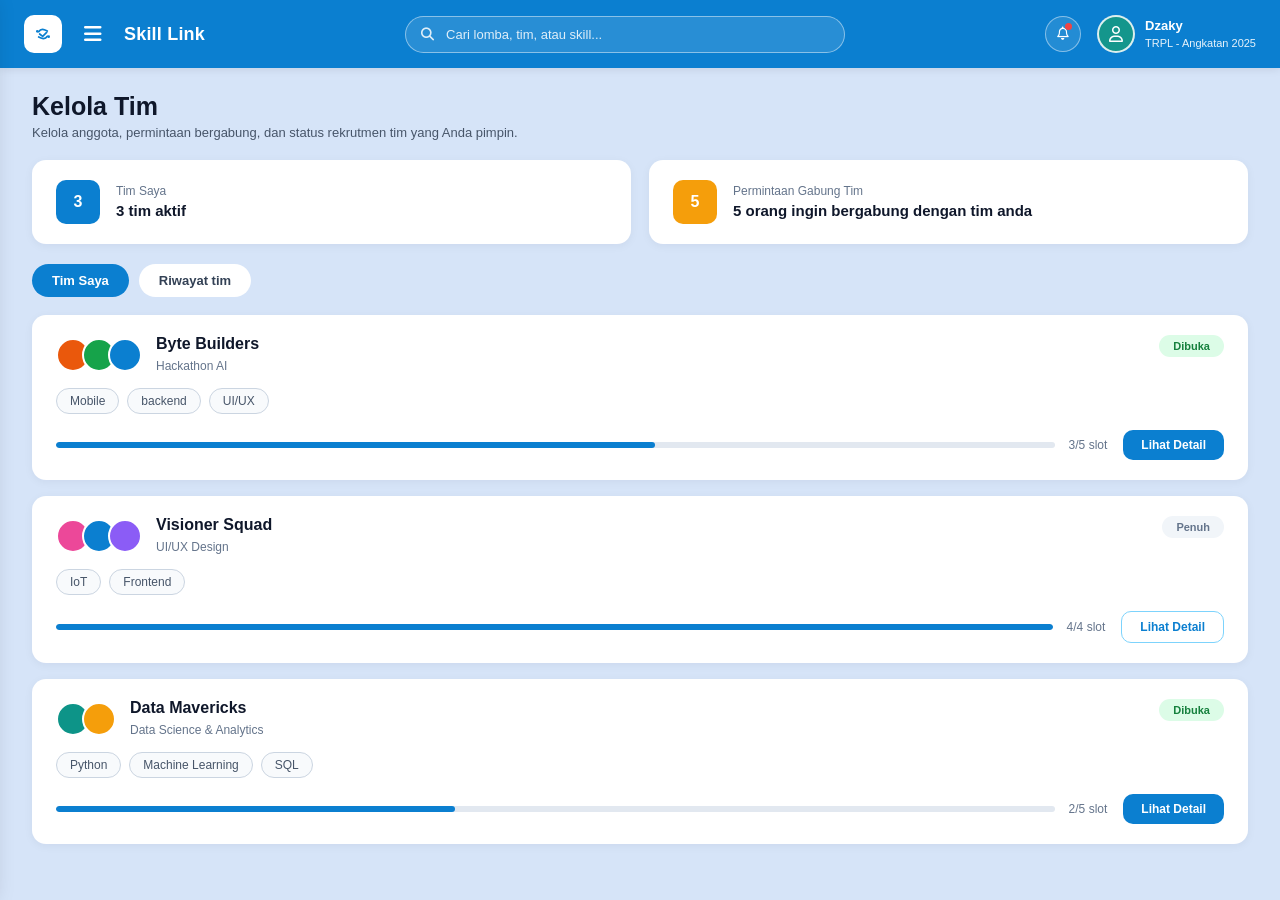
<file: kelola-tim.html>
<!DOCTYPE html>
<html lang="id">
<head>
    <meta charset="UTF-8">
    <meta name="viewport" content="width=device-width, initial-scale=1.0">
    <title>Kelola Tim - Skill Link</title>
    <link rel="stylesheet" href="https://cdnjs.cloudflare.com/ajax/libs/font-awesome/6.5.1/css/all.min.css">
    <link rel="stylesheet" href="style.css">
    <style>
        .stats-grid-2 { display: grid; grid-template-columns: repeat(2, 1fr); gap: 18px; margin-bottom: 20px; }
        .stats-grid-3 { display: grid; grid-template-columns: repeat(3, 1fr); gap: 18px; margin-bottom: 20px; }
        .stat-card {
            background: white; border-radius: 14px; padding: 20px 24px;
            display: flex; align-items: center; gap: 16px; box-shadow: 0 2px 10px rgba(15, 23, 42, 0.05);
        }
        .stat-badge {
            width: 44px; height: 44px; border-radius: 10px; color: white; font-weight: 700;
            font-size: 16px; display: flex; align-items: center; justify-content: center; flex-shrink: 0;
        }
        .bg-blue { background: #0b7fd0; }
        .bg-amber { background: #f59e0b; }
        .bg-green { background: #16a34a; }
        .stat-info small { display: block; font-size: 12px; color: #64748b; margin-bottom: 4px; }
        .stat-info strong { font-size: 15px; color: #0f172a; }

        .tabs-bar { display: flex; justify-content: space-between; align-items: center; margin-bottom: 18px; gap: 12px; }
        .tab-buttons { display: flex; gap: 10px; }
        .tab-btn {
            padding: 9px 20px; border-radius: 20px; border: none; background: white;
            color: #334155; font-size: 13px; font-weight: 700; cursor: pointer;
        }
        .tab-btn.active { background: #0b7fd0; color: white; }
        .sort-select {
            padding: 9px 16px; border-radius: 10px; border: 1px solid #cbd5e1;
            background: white; color: #334155; font-size: 12px; outline: none;
        }

        .teams-stack { display: flex; flex-direction: column; gap: 16px; }
        .team-card {
            background: white; border-radius: 14px; padding: 20px 24px;
            box-shadow: 0 2px 10px rgba(15, 23, 42, 0.05);
        }
        .team-card-top { display: flex; justify-content: space-between; align-items: flex-start; margin-bottom: 14px; }
        .team-identity { display: flex; align-items: center; gap: 14px; }
        .avatar-stack { display: flex; align-items: center; }
        .stack-circle { width: 34px; height: 34px; border-radius: 50%; border: 2px solid white; margin-left: -8px; }
        .stack-circle:first-child { margin-left: 0; }
        .team-meta h3 { font-size: 16px; margin-bottom: 3px; }
        .team-meta span { font-size: 12px; color: #64748b; }

        .pill-badge { padding: 5px 14px; border-radius: 14px; font-size: 11px; font-weight: 700; }
        .pill-green { background: #dcfce7; color: #15803d; }
        .pill-gray { background: #f1f5f9; color: #64748b; }
        .pill-amber { background: #fef3c7; color: #b45309; }
        .pill-blue { background: #e0f2fe; color: #0b7fd0; }
        .pill-red { background: #fee2e2; color: #dc2626; }

        .tag-row { display: flex; flex-wrap: wrap; gap: 8px; margin-bottom: 16px; }
        .skill-tag { padding: 5px 13px; border-radius: 16px; border: 1px solid #cbd5e1; background: #f8fafc; color: #475569; font-size: 12px; }
        .team-card-bottom { display: flex; align-items: center; justify-content: space-between; gap: 16px; }
        .progress-wrapper { flex: 1; display: flex; align-items: center; gap: 14px; }
        .slot-bar { flex: 1; height: 6px; background: #e2e8f0; border-radius: 6px; overflow: hidden; }
        .slot-fill { height: 100%; background: #0b7fd0; border-radius: 6px; transition: width 0.3s; }
        .slot-text { font-size: 12px; color: #64748b; white-space: nowrap; }

        /* Detail View */
        .detail-banner {
            background: white; border-radius: 14px; padding: 20px 24px;
            display: flex; justify-content: space-between; align-items: center; flex-wrap: wrap; gap: 16px;
            margin-bottom: 20px; box-shadow: 0 2px 10px rgba(15, 23, 42, 0.05);
        }
        .detail-grid { display: grid; grid-template-columns: 1fr 340px; gap: 20px; align-items: start; }
        .detail-col { display: flex; flex-direction: column; gap: 20px; }
        .panel-header { display: flex; justify-content: space-between; align-items: center; margin-bottom: 16px; }
        .panel-header h3 { font-size: 16px; }

        .member-row, .request-row {
            display: flex; justify-content: space-between; align-items: center; gap: 12px;
            padding: 12px 14px; border-radius: 10px; background: #f8fafc;
            border: 1px solid #f1f5f9; margin-bottom: 10px;
        }
        .initial-circle {
            width: 38px; height: 38px; border-radius: 50%; color: white; font-weight: 700;
            font-size: 14px; display: flex; align-items: center; justify-content: center; flex-shrink: 0;
        }
        .badge-leader {
            padding: 5px 14px; border-radius: 8px; border: 1px solid #7dd3fc;
            background: #f0f9ff; color: #0b7fd0; font-size: 11px; font-weight: 700;
        }
        .btn-accept {
            padding: 7px 16px; border-radius: 7px; border: none; background: #16a34a;
            color: white; font-size: 12px; font-weight: 700; cursor: pointer;
        }
        .btn-reject {
            padding: 7px 16px; border-radius: 7px; border: 1px solid #cbd5e1;
            background: white; color: #334155; font-size: 12px; font-weight: 700; cursor: pointer;
        }
        .position-box {
            display: flex; justify-content: space-between; align-items: center;
            padding: 11px 14px; border-radius: 8px; background: #f8fafc;
            border: 1px solid #e2e8f0; font-size: 12px; margin-bottom: 8px;
        }

        /* Switch */
        .switch { position: relative; display: inline-block; width: 44px; height: 24px; flex-shrink: 0; }
        .switch input { opacity: 0; width: 0; height: 0; }
        .slider { position: absolute; cursor: pointer; inset: 0; background-color: #cbd5e1; transition: 0.3s; border-radius: 24px; }
        .slider:before { position: absolute; content: ""; height: 18px; width: 18px; left: 3px; bottom: 3px; background: white; transition: 0.3s; border-radius: 50%; }
        input:checked + .slider { background-color: #0b7fd0; }
        input:checked + .slider:before { transform: translateX(20px); }

        .slot-stepper { display: flex; align-items: center; gap: 10px; }
        .step-btn { width: 38px; height: 38px; border-radius: 8px; border: 1px solid #cbd5e1; background: white; font-size: 16px; font-weight: 700; cursor: pointer; }
        .slot-val-box { width: 60px; height: 38px; border-radius: 8px; background: #f8fafc; border: 1px solid #e2e8f0; display: flex; align-items: center; justify-content: center; font-weight: 700; }
        .m-skill-chip { padding: 7px 14px; border-radius: 18px; border: 1px solid #cbd5e1; background: white; font-size: 12px; cursor: pointer; }
        .m-skill-chip.selected { background: #0b7fd0; border-color: #0b7fd0; color: white; font-weight: 700; }

        @media (max-width: 920px) { .detail-grid, .stats-grid-3 { grid-template-columns: 1fr; } }
        @media (max-width: 680px) { .stats-grid-2 { grid-template-columns: 1fr; } }
    </style>
</head>
<body>
    <div id="appShell"></div>

    <main class="main-container">
        <!-- VIEW 1: DAFTAR TIM -->
        <div id="listView">
            <div class="page-header-row">
                <div>
                    <h1 class="page-title">Kelola Tim</h1>
                    <p class="page-subtitle">Kelola anggota, permintaan bergabung, dan status rekrutmen tim yang Anda pimpin.</p>
                </div>
            </div>

            <div id="activeStatsGrid" class="stats-grid-2">
                <div class="stat-card">
                    <div class="stat-badge bg-blue" id="activeTeamCountBadge">3</div>
                    <div class="stat-info">
                        <small>Tim Saya</small>
                        <strong id="activeTeamCountText">3 tim aktif</strong>
                    </div>
                </div>
                <div class="stat-card">
                    <div class="stat-badge bg-amber" id="pendingReqCountBadge">5</div>
                    <div class="stat-info">
                        <small>Permintaan Gabung Tim</small>
                        <strong id="pendingReqCountText">5 orang ingin bergabung dengan tim anda</strong>
                    </div>
                </div>
            </div>

            <div id="historyStatsGrid" class="stats-grid-3 hidden">
                <div class="stat-card">
                    <div class="stat-badge bg-blue">4</div>
                    <div class="stat-info"><small>Total Riwayat</small><strong>4 tim selesai</strong></div>
                </div>
                <div class="stat-card">
                    <div class="stat-badge bg-amber">2</div>
                    <div class="stat-info"><small>Prestasi</small><strong>2 kali juara</strong></div>
                </div>
                <div class="stat-card">
                    <div class="stat-badge bg-green">14</div>
                    <div class="stat-info"><small>Kolaborator</small><strong>14 anggota pernah bergabung</strong></div>
                </div>
            </div>

            <div class="tabs-bar">
                <div class="tab-buttons">
                    <button type="button" class="tab-btn active" data-tab="active">Tim Saya</button>
                    <button type="button" class="tab-btn" data-tab="history">Riwayat tim</button>
                </div>
                <select id="sortHistorySelect" class="sort-select hidden">
                    <option value="newest">Urutkan: Terbaru</option>
                    <option value="oldest">Urutkan: Terlama</option>
                </select>
            </div>

            <div id="teamsContainer" class="teams-stack"></div>
        </div>

        <!-- VIEW 2: DETAIL TIM -->
        <div id="detailView" class="hidden">
            <div class="page-header-row">
                <h1 class="page-title">Lihat Detail</h1>
                <button type="button" class="btn-outline" id="backToListBtn">
                    <i class="fa-solid fa-arrow-left"></i> Kembali
                </button>
            </div>

            <div class="detail-banner">
                <div class="team-identity">
                    <div class="avatar-stack" id="detailAvatars"></div>
                    <div>
                        <div style="display:flex; align-items:center; gap:10px; margin-bottom:4px;">
                            <h2 style="font-size:20px;" id="detailTeamName">Byte Builders</h2>
                            <span class="pill-badge pill-green" id="detailStatusBadge">Dibuka</span>
                        </div>
                        <span style="font-size:12px; color:#64748b;" id="detailSubInfo">Hackathon AI · Deadline rekrutmen 30 Nov 2026</span>
                    </div>
                </div>
                <div style="display:flex; gap:10px;">
                    <button type="button" class="btn-outline" id="editTeamBtn">Edit Tim</button>
                    <button type="button" class="btn-danger-outline" id="toggleRecruitTopBtn">Tutup Rekrutmen</button>
                </div>
            </div>

            <div class="detail-grid">
                <div class="detail-col">
                    <div class="card-box">
                        <div class="panel-header">
                            <h3>Anggota Tim</h3>
                            <span style="font-size:12px; color:#64748b;" id="detailSlotRatioTop">3 / 5 slot</span>
                        </div>
                        <div id="detailMembersList"></div>
                    </div>

                    <div class="card-box">
                        <div class="panel-header">
                            <h3>Permintaan Bergabung</h3>
                            <span class="pill-badge pill-amber" id="detailPendingBadge">5 menunggu</span>
                        </div>
                        <div id="detailRequestsList"></div>
                        <a style="display:inline-block; margin-top:6px; font-size:12px; font-weight:700; color:#0b7fd0; cursor:pointer;" id="toggleAllReqLink">Lihat semua permintaan (5)</a>
                    </div>
                </div>

                <div class="detail-col">
                    <div class="card-box">
                        <div class="panel-header" style="margin-bottom:10px;"><h3>Slot &amp; Posisi</h3></div>
                        <div style="display:flex; justify-content:space-between; font-size:12px; margin-bottom:8px;">
                            <span style="color:#64748b;">Slot terisi</span>
                            <strong style="color:#0b7fd0;" id="detailSlotRatioRight">3 / 5</strong>
                        </div>
                        <div class="slot-bar" style="margin-bottom:16px;"><div class="slot-fill" id="detailSlotBar" style="width:60%;"></div></div>

                        <div style="font-size:12px; font-weight:700; margin-bottom:10px;">Posisi terbuka</div>
                        <div id="openPositionsList"></div>
                        <button type="button" class="btn-outline" style="width:100%; margin-top:8px;" id="openAddPosModalBtn">+ Tambah Posisi</button>
                    </div>

                    <div class="card-box">
                        <div class="panel-header"><h3>Status Rekrutmen</h3></div>
                        <div style="display:flex; justify-content:space-between; align-items:center; gap:10px; padding-bottom:14px; border-bottom:1px solid #f1f5f9; margin-bottom:12px;">
                            <div>
                                <strong style="display:block; font-size:13px;">Rekrutmen dibuka</strong>
                                <small style="font-size:11px; color:#64748b;">Mahasiswa lain bisa mengajukan gabung</small>
                            </div>
                            <label class="switch"><input type="checkbox" id="recruitSwitch" checked><span class="slider"></span></label>
                        </div>
                        <div style="display:flex; justify-content:space-between; font-size:12px; padding:6px 0;"><span style="color:#64748b;">Deadline</span><strong id="infoDeadline">30 Nov 2026</strong></div>
                        <div style="display:flex; justify-content:space-between; font-size:12px; padding:6px 0;"><span style="color:#64748b;">Lomba</span><strong id="infoCompetition">Hackathon AI</strong></div>
                        <div style="display:flex; justify-content:space-between; font-size:12px; padding:6px 0;"><span style="color:#64748b;">Dibuat</span><strong id="infoCreated">12 Okt 2026</strong></div>
                    </div>
                </div>
            </div>
        </div>
    </main>

    <!-- MODAL TAMBAH POSISI -->
    <div id="addPositionModal" class="modal-overlay">
        <div class="modal-box" style="max-width:460px;">
            <div style="display:flex; justify-content:space-between; align-items:flex-start; margin-bottom:16px;">
                <div>
                    <h2 style="font-size:18px; margin-bottom:4px;">Tambah Posisi</h2>
                    <p style="font-size:12px; color:#64748b;" id="addPosSubtitle">Tentukan posisi baru yang dibutuhkan tim.</p>
                </div>
                <button type="button" id="closeAddPosModal" style="width:28px; height:28px; border-radius:50%; border:none; background:#f1f5f9; cursor:pointer;"><i class="fa-solid fa-xmark"></i></button>
            </div>

            <div style="margin-bottom:14px;">
                <label style="display:block; font-size:12px; font-weight:700; margin-bottom:6px;">Nama Posisi <span style="color:#ef4444;">*</span></label>
                <select id="positionSelect" style="width:100%; padding:10px 12px; border-radius:8px; border:1px solid #cbd5e1; font-size:13px;">
                    <option value="Frontend Developer">Frontend Developer</option>
                    <option value="Backend Developer">Backend Developer</option>
                    <option value="UI/UX Designer">UI/UX Designer</option>
                    <option value="Mobile Developer">Mobile Developer</option>
                    <option value="Data Scientist">Data Scientist</option>
                </select>
            </div>

            <div style="margin-bottom:14px;">
                <label style="display:block; font-size:12px; font-weight:700; margin-bottom:6px;">Jumlah Slot <span style="color:#ef4444;">*</span></label>
                <div class="slot-stepper">
                    <button type="button" class="step-btn" id="decSlotBtn">−</button>
                    <div class="slot-val-box" id="slotCountDisplay">1</div>
                    <button type="button" class="step-btn" id="incSlotBtn">+</button>
                </div>
            </div>

            <div style="margin-bottom:14px;">
                <label style="display:block; font-size:12px; font-weight:700; margin-bottom:8px;">Skill yang Dibutuhkan</label>
                <div style="display:flex; flex-wrap:wrap; gap:8px;" id="modalSkillsContainer">
                    <button type="button" class="m-skill-chip selected" data-skill="React">✓ React</button>
                    <button type="button" class="m-skill-chip selected" data-skill="JavaScript">✓ JavaScript</button>
                    <button type="button" class="m-skill-chip" data-skill="Tailwind">Tailwind</button>
                    <button type="button" class="m-skill-chip" data-skill="Figma">Figma</button>
                    <button type="button" class="m-skill-chip" data-skill="TypeScript">TypeScript</button>
                </div>
                <button type="button" id="addCustomSkillBtn" style="margin-top:8px; padding:6px 14px; border-radius:18px; border:1px dashed #94a3b8; background:white; font-size:12px; font-weight:700; cursor:pointer;">+ Skill lain</button>
            </div>

            <div style="margin-bottom:18px;">
                <label style="display:block; font-size:12px; font-weight:700; margin-bottom:6px;">Deskripsi Singkat</label>
                <textarea id="posDescription" rows="3" style="width:100%; padding:10px; border-radius:8px; border:1px solid #cbd5e1; font-size:13px;" placeholder="Jelaskan tugas dan tanggung jawab posisi ini..."></textarea>
            </div>

            <div style="display:flex; gap:12px;">
                <button type="button" class="btn-outline" style="flex:1;" id="cancelAddPosBtn">Batal</button>
                <button type="button" class="btn-primary" style="flex:1;" id="savePositionBtn">Simpan Posisi</button>
            </div>
        </div>
    </div>

    <!-- MODAL SUKSES TAMBAH POSISI -->
    <div id="posSuccessModal" class="modal-overlay layer-2">
        <div class="modal-box" style="max-width:400px; text-align:center; padding:32px 26px;">
            <div style="width:56px; height:56px; border-radius:50%; background:#16a34a; color:white; font-size:24px; display:flex; align-items:center; justify-content:center; margin:0 auto 16px;">
                <i class="fa-solid fa-check"></i>
            </div>
            <h2 style="font-size:19px; margin-bottom:8px;">Posisi berhasil ditambahkan</h2>
            <p style="font-size:13px; color:#64748b; margin-bottom:22px;" id="posSuccessMessage">Frontend Developer (1 slot) kini terbuka untuk pelamar.</p>
            <button type="button" class="btn-primary" style="width:100%; padding:12px;" id="doneSuccessBtn">Selesai</button>
        </div>
    </div>

    <script src="app-core.js"></script>
    <script>
        const activeTeams = [
            {
                id: 1, name: "Byte Builders", competition: "Hackathon AI", status: "Dibuka",
                deadline: "30 Nov 2026", created: "12 Okt 2026", totalSlots: 5,
                tags: ["Mobile", "backend", "UI/UX"], avatars: ["#ea580c", "#16a34a", "#0b7fd0"],
                members: [
                    { name: "Rezka", role: "Ketua · Mobile Developer", isLeader: true, initial: "R", color: "#4f46e5" },
                    { name: "Nadia Kusuma", role: "Backend Developer", isLeader: false, initial: "N", color: "#16a34a" },
                    { name: "Bima Aditya", role: "Mobile Developer", isLeader: false, initial: "B", color: "#0b7fd0" }
                ],
                openPositions: [
                    { title: "UI/UX Designer", slots: 1 },
                    { title: "Data Engineer", slots: 1 }
                ],
                requests: [
                    { id: 101, name: "Rina Maharani", time: "2 jam lalu", role: "UI/UX Designer", skills: ["Figma", "UI/UX", "Flutter"], initial: "R", color: "#db2777" },
                    { id: 102, name: "Dimas Saputra", time: "5 jam lalu", role: "Mobile Developer", skills: ["Flutter", "Laravel"], initial: "D", color: "#d97706" },
                    { id: 103, name: "Salsa Putri", time: "Kemarin", role: "UI/UX Designer", skills: ["Figma", "Riset UX"], initial: "S", color: "#0284c7" },
                    { id: 104, name: "Fajar Nugroho", time: "2 hari lalu", role: "Backend Developer", skills: ["Node.js", "PostgreSQL"], initial: "F", color: "#059669" },
                    { id: 105, name: "Aulia Rahma", time: "2 hari lalu", role: "Data Engineer", skills: ["Python", "SQL"], initial: "A", color: "#7c3aed" }
                ]
            },
            {
                id: 2, name: "Visioner Squad", competition: "UI/UX Design", status: "Penuh",
                deadline: "25 Nov 2026", created: "05 Okt 2026", totalSlots: 4,
                tags: ["IoT", "Frontend"], avatars: ["#ec4899", "#0b7fd0", "#8b5cf6"],
                members: [
                    { name: "Dzaky", role: "Ketua · UI/UX Designer", isLeader: true, initial: "D", color: "#0b7fd0" },
                    { name: "Tari Wijaya", role: "Frontend Developer", isLeader: false, initial: "T", color: "#ec4899" },
                    { name: "Rafi Akbar", role: "IoT Engineer", isLeader: false, initial: "R", color: "#8b5cf6" },
                    { name: "Nisa Amalia", role: "UX Researcher", isLeader: false, initial: "N", color: "#0d9488" }
                ],
                openPositions: [], requests: []
            },
            {
                id: 3, name: "Data Mavericks", competition: "Data Science & Analytics", status: "Dibuka",
                deadline: "10 Des 2026", created: "20 Okt 2026", totalSlots: 5,
                tags: ["Python", "Machine Learning", "SQL"], avatars: ["#0d9488", "#f59e0b"],
                members: [
                    { name: "Dzaky", role: "Ketua · Data Analyst", isLeader: true, initial: "D", color: "#0d9488" },
                    { name: "Gilang Ramadhan", role: "ML Engineer", isLeader: false, initial: "G", color: "#f59e0b" }
                ],
                openPositions: [{ title: "Data Scientist", slots: 2 }, { title: "Backend Developer", slots: 1 }],
                requests: []
            }
        ];

        const historyTeams = [
            { id: 201, name: "Code Crafters", competition: "Gemastik 2025 · Pengembangan Perangkat Lunak", tags: ["Flutter", "Firebase", "UI/UX"], period: "Mar – Okt 2025", memberCount: 4, achievement: "Juara 2", achievementClass: "pill-amber", status: "Selesai", statusClass: "pill-green", avatars: ["#ea580c", "#16a34a", "#0b7fd0", "#6366f1"], order: 4 },
            { id: 202, name: "Pixel Pioneers", competition: "Kompetisi UI/UX Mahasiswa 2025", tags: ["Figma", "Riset UX"], period: "Jun – Agu 2025", memberCount: 3, achievement: "Lolos Final", achievementClass: "pill-blue", status: "Selesai", statusClass: "pill-green", avatars: ["#ec4899", "#0d9488", "#0b7fd0"], order: 3 },
            { id: 203, name: "Smart Farmers", competition: "Innovation Challenge 2025 · IoT", tags: ["IoT", "Python", "Mobile"], period: "Jan – Apr 2025", memberCount: 5, achievement: "Juara 1", achievementClass: "pill-amber", status: "Selesai", statusClass: "pill-green", avatars: ["#16a34a", "#7c3aed", "#ea580c", "#0b7fd0"], order: 2 },
            { id: 204, name: "Alpha Hackers", competition: "Hackathon Kampus Digital 2024", tags: ["backend", "SQL"], period: "Okt – Des 2024", memberCount: 2, achievement: "Peserta", achievementClass: "pill-gray", status: "Dibubarkan", statusClass: "pill-red", avatars: ["#0b7fd0", "#ea580c"], order: 1 }
        ];

        let currentTab = "active";
        let currentTeam = null;
        let showAllRequests = false;
        let modalSlotCount = 1;

        function renderTeamsList() {
            const container = document.getElementById("teamsContainer");
            const totalPending = activeTeams.reduce((s, t) => s + t.requests.length, 0);
            document.getElementById("activeTeamCountBadge").textContent = activeTeams.length;
            document.getElementById("activeTeamCountText").textContent = `${activeTeams.length} tim aktif`;
            document.getElementById("pendingReqCountBadge").textContent = totalPending;
            document.getElementById("pendingReqCountText").textContent = `${totalPending} orang ingin bergabung dengan tim anda`;

            if (currentTab === "active") {
                container.innerHTML = activeTeams.map(team => {
                    const filled = team.members.length;
                    const percent = Math.min(100, Math.round((filled / team.totalSlots) * 100));
                    const isFull = filled >= team.totalSlots || team.status === "Penuh";
                    const badgeClass = team.status === "Penuh" ? "pill-gray" : team.status === "Ditutup" ? "pill-red" : "pill-green";
                    const btnClass = isFull ? "btn-outline" : "btn-primary";
                    return `
                        <article class="team-card">
                            <div class="team-card-top">
                                <div class="team-identity">
                                    <div class="avatar-stack">${team.avatars.map(c => `<span class="stack-circle" style="background:${c};"></span>`).join("")}</div>
                                    <div class="team-meta"><h3>${team.name}</h3><span>${team.competition}</span></div>
                                </div>
                                <span class="pill-badge ${badgeClass}">${team.status}</span>
                            </div>
                            <div class="tag-row">${team.tags.map(t => `<span class="skill-tag">${t}</span>`).join("")}</div>
                            <div class="team-card-bottom">
                                <div class="progress-wrapper">
                                    <div class="slot-bar"><div class="slot-fill" style="width:${percent}%;"></div></div>
                                    <span class="slot-text">${filled}/${team.totalSlots} slot</span>
                                </div>
                                <button type="button" class="${btnClass} open-detail-btn" style="padding:8px 18px; font-size:12px;" data-id="${team.id}" data-type="active">Lihat Detail</button>
                            </div>
                        </article>
                    `;
                }).join("");
            } else {
                const sortVal = document.getElementById("sortHistorySelect").value;
                const sorted = [...historyTeams].sort((a, b) => sortVal === "newest" ? b.order - a.order : a.order - b.order);
                container.innerHTML = sorted.map(team => `
                    <article class="team-card">
                        <div class="team-card-top">
                            <div class="team-identity">
                                <div class="avatar-stack">${team.avatars.map(c => `<span class="stack-circle" style="background:${c};"></span>`).join("")}</div>
                                <div class="team-meta"><h3>${team.name}</h3><span>${team.competition}</span></div>
                            </div>
                            <div style="display:flex; gap:8px;">
                                <span class="pill-badge ${team.achievementClass}">${team.achievement}</span>
                                <span class="pill-badge ${team.statusClass}">${team.status}</span>
                            </div>
                        </div>
                        <div class="tag-row">${team.tags.map(t => `<span class="skill-tag">${t}</span>`).join("")}</div>
                        <div class="team-card-bottom">
                            <span class="slot-text">Periode: ${team.period} · ${team.memberCount} anggota</span>
                            <button type="button" class="btn-outline open-detail-btn" style="padding:8px 18px; font-size:12px;" data-id="${team.id}" data-type="history">Lihat Detail</button>
                        </div>
                    </article>
                `).join("");
            }
        }

        function renderDetailView(team) {
            currentTeam = team;
            document.getElementById("listView").classList.add("hidden");
            document.getElementById("detailView").classList.remove("hidden");

            document.getElementById("detailAvatars").innerHTML = team.avatars.map(c => `<span class="stack-circle" style="background:${c};"></span>`).join("");
            document.getElementById("detailTeamName").textContent = team.name;
            document.getElementById("detailSubInfo").textContent = `${team.competition} · Deadline rekrutmen ${team.deadline}`;

            const statusBadge = document.getElementById("detailStatusBadge");
            statusBadge.textContent = team.status;
            statusBadge.className = "pill-badge " + (team.status === "Dibuka" ? "pill-green" : team.status === "Ditutup" ? "pill-red" : "pill-gray");

            const isOpen = team.status === "Dibuka";
            document.getElementById("recruitSwitch").checked = isOpen;
            document.getElementById("toggleRecruitTopBtn").textContent = isOpen ? "Tutup Rekrutmen" : "Buka Rekrutmen";

            const filled = team.members.length;
            const percent = Math.min(100, Math.round((filled / team.totalSlots) * 100));
            document.getElementById("detailSlotRatioTop").textContent = `${filled} / ${team.totalSlots} slot`;
            document.getElementById("detailSlotRatioRight").textContent = `${filled} / ${team.totalSlots}`;
            document.getElementById("detailSlotBar").style.width = `${percent}%`;

            document.getElementById("detailMembersList").innerHTML = team.members.map((m, idx) => `
                <div class="member-row">
                    <div style="display:flex; align-items:center; gap:12px;">
                        <div class="initial-circle" style="background:${m.color};">${m.initial}</div>
                        <div><strong style="display:block; font-size:13px;">${m.name}</strong><small style="font-size:11px; color:#64748b;">${m.role}</small></div>
                    </div>
                    ${m.isLeader ? `<span class="badge-leader">Ketua</span>` : `<button type="button" class="btn-danger-outline kick-member-btn" data-index="${idx}">Keluarkan</button>`}
                </div>
            `).join("");

            const reqCount = team.requests.length;
            document.getElementById("detailPendingBadge").textContent = `${reqCount} menunggu`;
            const visibleReqs = showAllRequests ? team.requests : team.requests.slice(0, 3);
            document.getElementById("detailRequestsList").innerHTML = reqCount === 0
                ? `<p style="font-size:12px; color:#64748b; padding:10px 0;">Tidak ada permintaan bergabung saat ini.</p>`
                : visibleReqs.map(req => `
                    <div class="request-row">
                        <div style="display:flex; align-items:flex-start; gap:12px;">
                            <div class="initial-circle" style="background:${req.color};">${req.initial}</div>
                            <div>
                                <div style="display:flex; align-items:center; gap:8px; margin-bottom:2px;">
                                    <strong style="font-size:13px;">${req.name}</strong>
                                    <span style="font-size:11px; color:#94a3b8;">${req.time}</span>
                                </div>
                                <div style="font-size:11px; color:#64748b; margin-bottom:6px;">Melamar sebagai ${req.role}</div>
                                <div style="display:flex; flex-wrap:wrap; gap:6px;">${req.skills.map(s => `<span style="padding:3px 10px; border-radius:12px; border:1px solid #cbd5e1; background:white; font-size:10px;">${s}</span>`).join("")}</div>
                            </div>
                        </div>
                        <div style="display:flex; gap:8px;">
                            <button type="button" class="btn-accept accept-req-btn" data-reqid="${req.id}">Terima</button>
                            <button type="button" class="btn-reject reject-req-btn" data-reqid="${req.id}">Tolak</button>
                        </div>
                    </div>
                `).join("");

            const linkAll = document.getElementById("toggleAllReqLink");
            if (reqCount > 3) {
                linkAll.classList.remove("hidden");
                linkAll.textContent = showAllRequests ? "Sembunyikan sebagian permintaan" : `Lihat semua permintaan (${reqCount})`;
            } else {
                linkAll.classList.add("hidden");
            }

            document.getElementById("openPositionsList").innerHTML = team.openPositions.length === 0
                ? `<p style="font-size:12px; color:#64748b; margin-bottom:8px;">Belum ada posisi terbuka.</p>`
                : team.openPositions.map(p => `<div class="position-box"><strong>${p.title}</strong><span style="color:#64748b; font-size:11px;">${p.slots} slot</span></div>`).join("");

            document.getElementById("infoDeadline").textContent = team.deadline;
            document.getElementById("infoCompetition").textContent = team.competition;
            document.getElementById("infoCreated").textContent = team.created;
        }

        document.querySelectorAll(".tab-btn").forEach(btn => {
            btn.addEventListener("click", () => {
                document.querySelectorAll(".tab-btn").forEach(b => b.classList.remove("active"));
                btn.classList.add("active");
                currentTab = btn.dataset.tab;
                document.getElementById("activeStatsGrid").classList.toggle("hidden", currentTab !== "active");
                document.getElementById("historyStatsGrid").classList.toggle("hidden", currentTab === "active");
                document.getElementById("sortHistorySelect").classList.toggle("hidden", currentTab === "active");
                renderTeamsList();
            });
        });

        document.getElementById("sortHistorySelect").addEventListener("change", renderTeamsList);
        document.getElementById("backToListBtn").addEventListener("click", () => {
            document.getElementById("detailView").classList.add("hidden");
            document.getElementById("listView").classList.remove("hidden");
            renderTeamsList();
        });
        document.getElementById("toggleAllReqLink").addEventListener("click", () => {
            showAllRequests = !showAllRequests;
            renderDetailView(currentTeam);
        });

        function setRecruitStatus(open) {
            if (!currentTeam) return;
            currentTeam.status = open ? "Dibuka" : "Ditutup";
            renderDetailView(currentTeam);
            window.showToast(open ? "Rekrutmen tim dibuka kembali." : "Rekrutmen tim ditutup.");
        }
        document.getElementById("recruitSwitch").addEventListener("change", e => setRecruitStatus(e.target.checked));
        document.getElementById("toggleRecruitTopBtn").addEventListener("click", () => setRecruitStatus(currentTeam.status !== "Dibuka"));

        document.addEventListener("click", (e) => {
            const detailBtn = e.target.closest(".open-detail-btn");
            if (detailBtn) {
                const id = Number(detailBtn.dataset.id);
                if (detailBtn.dataset.type === "active") {
                    const team = activeTeams.find(t => t.id === id);
                    if (team) { showAllRequests = false; renderDetailView(team); }
                } else {
                    const h = historyTeams.find(t => t.id === id);
                    if (h) window.showToast(`Riwayat ${h.name}: ${h.achievement} (${h.status}).`, "info");
                }
            }
            const kickBtn = e.target.closest(".kick-member-btn");
            if (kickBtn && currentTeam) {
                const removed = currentTeam.members.splice(Number(kickBtn.dataset.index), 1)[0];
                if (currentTeam.status === "Penuh") currentTeam.status = "Dibuka";
                renderDetailView(currentTeam);
                window.showToast(`${removed.name} dikeluarkan dari tim.`);
            }
            const acceptBtn = e.target.closest(".accept-req-btn");
            if (acceptBtn && currentTeam) {
                const idx = currentTeam.requests.findIndex(r => r.id === Number(acceptBtn.dataset.reqid));
                if (idx !== -1) {
                    if (currentTeam.members.length >= currentTeam.totalSlots) {
                        window.showToast("Slot tim sudah penuh!", "error"); return;
                    }
                    const app = currentTeam.requests.splice(idx, 1)[0];
                    currentTeam.members.push({ name: app.name, role: app.role, isLeader: false, initial: app.initial, color: app.color });
                    if (currentTeam.members.length >= currentTeam.totalSlots) currentTeam.status = "Penuh";
                    renderDetailView(currentTeam);
                    window.showToast(`${app.name} diterima bergabung ke tim!`);
                }
            }
            const rejectBtn = e.target.closest(".reject-req-btn");
            if (rejectBtn && currentTeam) {
                const idx = currentTeam.requests.findIndex(r => r.id === Number(rejectBtn.dataset.reqid));
                if (idx !== -1) {
                    const app = currentTeam.requests.splice(idx, 1)[0];
                    renderDetailView(currentTeam);
                    window.showToast(`Permintaan ${app.name} ditolak.`, "info");
                }
            }
            const chip = e.target.closest(".m-skill-chip");
            if (chip) {
                chip.classList.toggle("selected");
                chip.textContent = chip.classList.contains("selected") ? `✓ ${chip.dataset.skill}` : chip.dataset.skill;
            }
        });

        // Modal Tambah Posisi
        const addPosModal = document.getElementById("addPositionModal");
        const posSuccessModal = document.getElementById("posSuccessModal");
        document.getElementById("openAddPosModalBtn").addEventListener("click", () => {
            modalSlotCount = 1;
            document.getElementById("slotCountDisplay").textContent = "1";
            document.getElementById("addPosSubtitle").textContent = `Tentukan posisi baru yang dibutuhkan tim ${currentTeam.name}.`;
            addPosModal.style.display = "flex";
        });
        document.getElementById("closeAddPosModal").onclick = () => addPosModal.style.display = "none";
        document.getElementById("cancelAddPosBtn").onclick = () => addPosModal.style.display = "none";
        document.getElementById("decSlotBtn").onclick = () => { if (modalSlotCount > 1) document.getElementById("slotCountDisplay").textContent = --modalSlotCount; };
        document.getElementById("incSlotBtn").onclick = () => { if (modalSlotCount < 5) document.getElementById("slotCountDisplay").textContent = ++modalSlotCount; };
        document.getElementById("addCustomSkillBtn").onclick = () => {
            const s = prompt("Masukkan nama skill:");
            if (s && s.trim()) {
                const btn = document.createElement("button");
                btn.type = "button"; btn.className = "m-skill-chip selected"; btn.dataset.skill = s.trim(); btn.textContent = `✓ ${s.trim()}`;
                document.getElementById("modalSkillsContainer").appendChild(btn);
            }
        };
        document.getElementById("savePositionBtn").onclick = () => {
            const title = document.getElementById("positionSelect").value;
            currentTeam.openPositions.push({ title, slots: modalSlotCount });
            currentTeam.totalSlots += modalSlotCount;
            if (currentTeam.status === "Penuh") currentTeam.status = "Dibuka";
            addPosModal.style.display = "none";
            document.getElementById("posSuccessMessage").textContent = `${title} (${modalSlotCount} slot) kini terbuka untuk pelamar.`;
            posSuccessModal.style.display = "flex";
            renderDetailView(currentTeam);
        };
        document.getElementById("doneSuccessBtn").onclick = () => posSuccessModal.style.display = "none";

        document.addEventListener("DOMContentLoaded", renderTeamsList);
    </script>
</body>
</html>
</file>
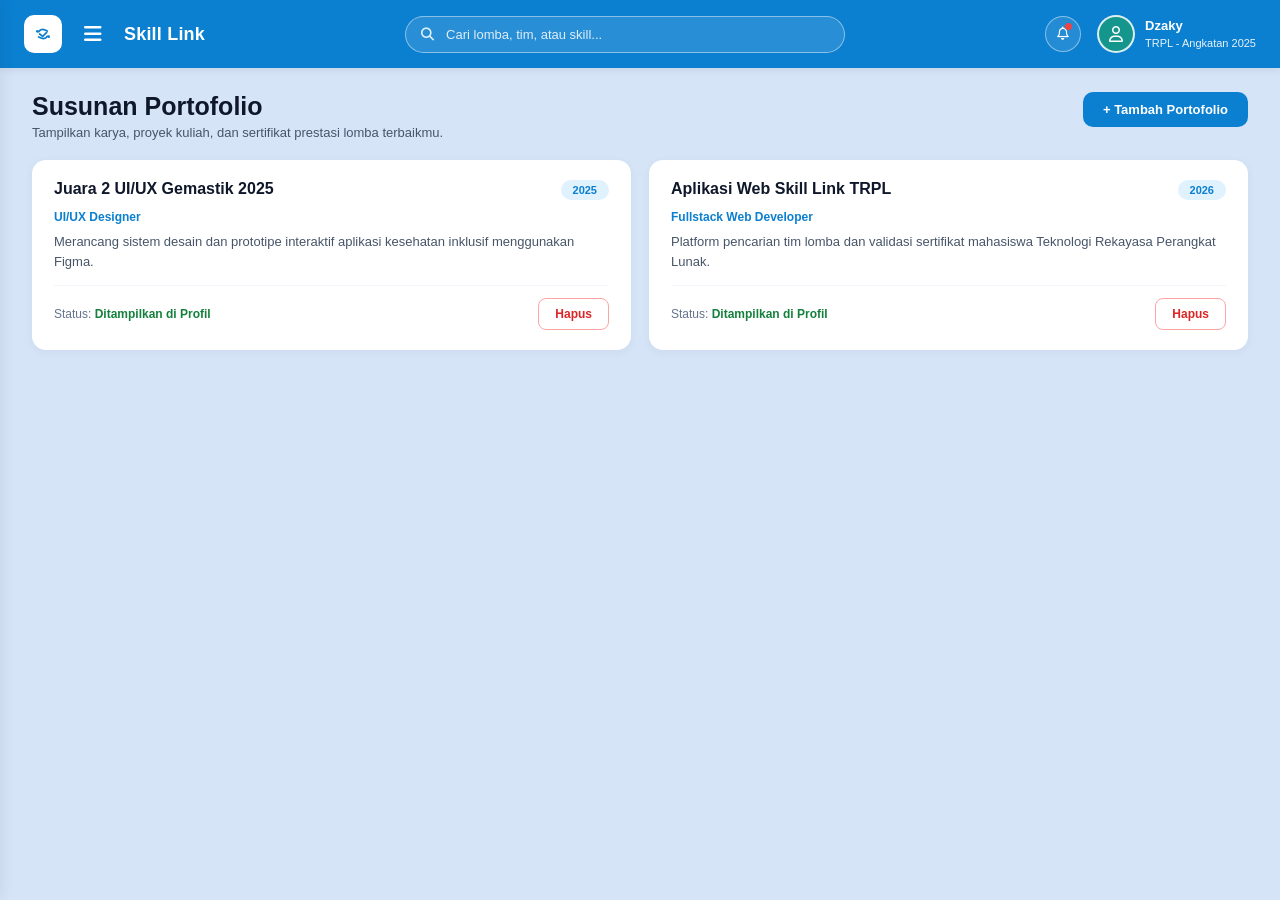
<file: portofolio.html>
<!DOCTYPE html>
<html lang="id">
<head>
    <meta charset="UTF-8">
    <meta name="viewport" content="width=device-width, initial-scale=1.0">
    <title>Susunan Portofolio - Skill Link</title>
    <link rel="stylesheet" href="https://cdnjs.cloudflare.com/ajax/libs/font-awesome/6.5.1/css/all.min.css">
    <link rel="stylesheet" href="style.css">
    <style>
        .porto-grid {
            display: grid; grid-template-columns: repeat(2, 1fr); gap: 18px;
        }
        .porto-card {
            background: white; border-radius: 14px; padding: 20px 22px;
            box-shadow: 0 2px 10px rgba(15, 23, 42, 0.05);
            display: flex; flex-direction: column; justify-content: space-between;
        }
        .porto-top { display: flex; justify-content: space-between; align-items: flex-start; gap: 12px; margin-bottom: 10px; }
        .porto-badge { padding: 4px 12px; border-radius: 12px; background: #e0f2fe; color: #0b7fd0; font-size: 11px; font-weight: 700; }
        .porto-desc { font-size: 13px; color: #475569; line-height: 1.5; margin-bottom: 14px; }
        .porto-footer {
            display: flex; justify-content: space-between; align-items: center;
            padding-top: 12px; border-top: 1px solid #f1f5f9; font-size: 12px; color: #64748b;
        }
        @media (max-width: 820px) { .porto-grid { grid-template-columns: 1fr; } }
    </style>
</head>
<body>
    <div id="appShell"></div>

    <main class="main-container">
        <div class="page-header-row">
            <div>
                <h1 class="page-title">Susunan Portofolio</h1>
                <p class="page-subtitle">Tampilkan karya, proyek kuliah, dan sertifikat prestasi lomba terbaikmu.</p>
            </div>
            <button type="button" class="btn-primary" id="openPortoModalBtn">+ Tambah Portofolio</button>
        </div>

        <div class="porto-grid" id="portoGrid"></div>
    </main>

    <!-- Modal Tambah Portofolio -->
    <div id="portoModal" class="modal-overlay">
        <div class="modal-box" style="max-width:480px;">
            <h2 style="font-size:18px; margin-bottom:4px;">Tambah Portofolio</h2>
            <p style="font-size:12px; color:#64748b; margin-bottom:16px;">Tambahkan proyek atau prestasi lomba ke profil Anda.</p>

            <form id="portoForm">
                <div style="margin-bottom:12px;">
                    <label style="display:block; font-size:12px; font-weight:700; margin-bottom:5px;">Judul Karya / Prestasi *</label>
                    <input type="text" id="pTitle" required style="width:100%; padding:10px; border-radius:8px; border:1px solid #cbd5e1; font-size:13px;" placeholder="Contoh: Juara 2 Lomba UI/UX Gemastik">
                </div>
                <div style="display:grid; grid-template-columns:1fr 1fr; gap:12px; margin-bottom:12px;">
                    <div>
                        <label style="display:block; font-size:12px; font-weight:700; margin-bottom:5px;">Peran *</label>
                        <input type="text" id="pRole" required style="width:100%; padding:10px; border-radius:8px; border:1px solid #cbd5e1; font-size:13px;" placeholder="UI/UX Designer">
                    </div>
                    <div>
                        <label style="display:block; font-size:12px; font-weight:700; margin-bottom:5px;">Tahun *</label>
                        <input type="text" id="pYear" required value="2026" style="width:100%; padding:10px; border-radius:8px; border:1px solid #cbd5e1; font-size:13px;">
                    </div>
                </div>
                <div style="margin-bottom:16px;">
                    <label style="display:block; font-size:12px; font-weight:700; margin-bottom:5px;">Deskripsi Singkat</label>
                    <textarea id="pDesc" rows="3" style="width:100%; padding:10px; border-radius:8px; border:1px solid #cbd5e1; font-size:13px;" placeholder="Jelaskan kontribusi dan teknologi yang digunakan..."></textarea>
                </div>
                <div style="display:flex; justify-content:flex-end; gap:10px;">
                    <button type="button" class="btn-outline" id="closePortoModalBtn">Batal</button>
                    <button type="submit" class="btn-primary">Simpan</button>
                </div>
            </form>
        </div>
    </div>

    <script src="app-core.js"></script>
    <script>
        const PORTO_KEY = "skillLinkPortfolios";
        const defaultPortos = [
            { id: 1, title: "Juara 2 UI/UX Gemastik 2025", role: "UI/UX Designer", year: "2025", desc: "Merancang sistem desain dan prototipe interaktif aplikasi kesehatan inklusif menggunakan Figma." },
            { id: 2, title: "Aplikasi Web Skill Link TRPL", role: "Fullstack Web Developer", year: "2026", desc: "Platform pencarian tim lomba dan validasi sertifikat mahasiswa Teknologi Rekayasa Perangkat Lunak." }
        ];

        let portos = JSON.parse(localStorage.getItem(PORTO_KEY) || "null") || defaultPortos;

        function renderPortos() {
            document.getElementById("portoGrid").innerHTML = portos.map((p, idx) => `
                <article class="porto-card">
                    <div>
                        <div class="porto-top">
                            <h3 style="font-size:16px;">${p.title}</h3>
                            <span class="porto-badge">${p.year}</span>
                        </div>
                        <div style="font-size:12px; color:#0b7fd0; font-weight:700; margin-bottom:8px;">${p.role}</div>
                        <p class="porto-desc">${p.desc}</p>
                    </div>
                    <div class="porto-footer">
                        <span>Status: <b style="color:#15803d;">Ditampilkan di Profil</b></span>
                        <button type="button" class="btn-danger-outline" onclick="deletePorto(${idx})">Hapus</button>
                    </div>
                </article>
            `).join("");
        }

        window.deletePorto = function (idx) {
            portos.splice(idx, 1);
            localStorage.setItem(PORTO_KEY, JSON.stringify(portos));
            renderPortos();
            window.showToast("Item portofolio dihapus.");
        };

        const modal = document.getElementById("portoModal");
        document.getElementById("openPortoModalBtn").onclick = () => { document.getElementById("portoForm").reset(); modal.style.display = "flex"; };
        document.getElementById("closePortoModalBtn").onclick = () => modal.style.display = "none";

        document.getElementById("portoForm").addEventListener("submit", (e) => {
            e.preventDefault();
            portos.unshift({
                id: Date.now(),
                title: document.getElementById("pTitle").value.trim(),
                role: document.getElementById("pRole").value.trim(),
                year: document.getElementById("pYear").value.trim(),
                desc: document.getElementById("pDesc").value.trim() || "Karya mahasiswa TRPL."
            });
            localStorage.setItem(PORTO_KEY, JSON.stringify(portos));
            modal.style.display = "none";
            renderPortos();
            window.showToast("Portofolio berhasil ditambahkan!");
        });

        document.addEventListener("DOMContentLoaded", renderPortos);
    </script>
</body>
</html>
</file>
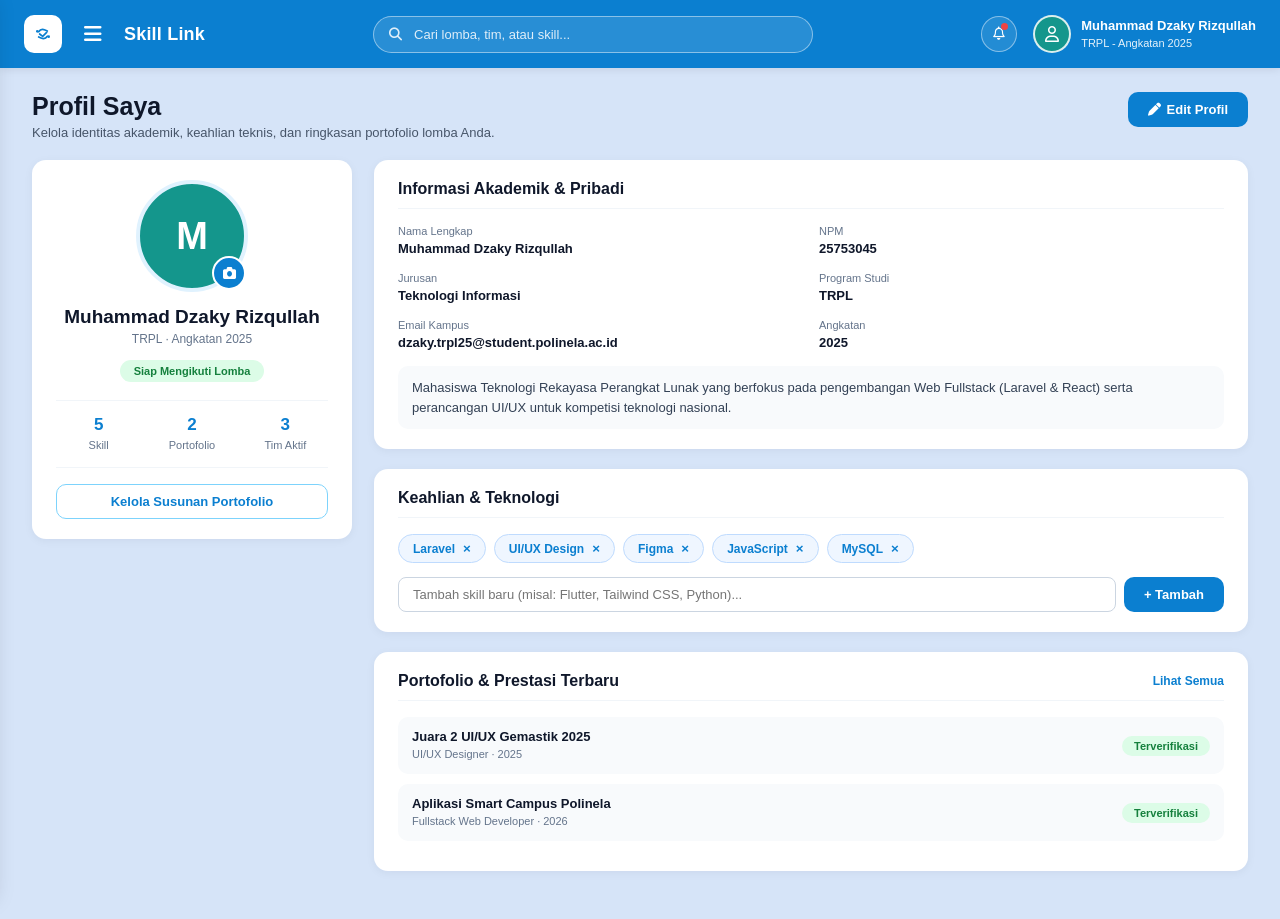
<file: profil.html>
<!DOCTYPE html>
<html lang="id">
<head>
    <meta charset="UTF-8">
    <meta name="viewport" content="width=device-width, initial-scale=1.0">
    <title>Profil Saya - Skill Link</title>
    <link rel="stylesheet" href="https://cdnjs.cloudflare.com/ajax/libs/font-awesome/6.5.1/css/all.min.css">
    <link rel="stylesheet" href="style.css">
    <style>
        .profile-grid {
            display: grid;
            grid-template-columns: 320px 1fr;
            gap: 22px;
            align-items: start;
        }
        .profile-card-left {
            text-align: center;
        }
        .big-avatar-wrap {
            position: relative;
            width: 112px;
            height: 112px;
            margin: 0 auto 14px;
        }
        .big-avatar {
            width: 112px;
            height: 112px;
            border-radius: 50%;
            background: #14968c;
            color: white;
            font-size: 38px;
            font-weight: 700;
            display: flex;
            align-items: center;
            justify-content: center;
            overflow: hidden;
            border: 4px solid #e0f2fe;
        }
        .big-avatar img { width: 100%; height: 100%; object-fit: cover; }
        .cam-btn {
            position: absolute;
            bottom: 2px;
            right: 2px;
            width: 34px;
            height: 34px;
            border-radius: 50%;
            background: #0b7fd0;
            color: white;
            border: 2px solid white;
            cursor: pointer;
            display: flex;
            align-items: center;
            justify-content: center;
            font-size: 13px;
        }
        .profile-name { font-size: 19px; font-weight: 700; margin-bottom: 4px; }
        .profile-sub { font-size: 12px; color: #64748b; margin-bottom: 14px; }
        .status-ready-pill {
            display: inline-block;
            padding: 5px 14px;
            border-radius: 16px;
            background: #dcfce7;
            color: #15803d;
            font-size: 11px;
            font-weight: 700;
            margin-bottom: 18px;
        }
        .mini-stats-row {
            display: grid;
            grid-template-columns: repeat(3, 1fr);
            gap: 8px;
            padding: 14px 0;
            border-top: 1px solid #f1f5f9;
            border-bottom: 1px solid #f1f5f9;
            margin-bottom: 16px;
        }
        .mini-stat strong { display: block; font-size: 17px; color: #0b7fd0; }
        .mini-stat span { font-size: 11px; color: #64748b; }

        .right-stack { display: flex; flex-direction: column; gap: 20px; }
        .section-title-bar {
            display: flex; justify-content: space-between; align-items: center;
            margin-bottom: 16px; padding-bottom: 10px; border-bottom: 1px solid #f1f5f9;
        }
        .section-title-bar h3 { font-size: 16px; }

        .info-grid {
            display: grid;
            grid-template-columns: 1fr 1fr;
            gap: 16px;
        }
        .info-item label { display: block; font-size: 11px; color: #64748b; margin-bottom: 4px; }
        .info-item p { font-size: 13px; font-weight: 600; color: #0f172a; }
        .bio-box {
            margin-top: 16px;
            padding: 12px 14px;
            background: #f8fafc;
            border-radius: 10px;
            font-size: 13px;
            color: #334155;
            line-height: 1.5;
        }

        /* Edit Form */
        .edit-grid { display: grid; grid-template-columns: 1fr 1fr; gap: 14px; }
        .form-field { margin-bottom: 12px; }
        .form-field label { display: block; font-size: 12px; font-weight: 700; margin-bottom: 5px; }
        .form-field input, .form-field textarea {
            width: 100%; padding: 9px 12px; border: 1px solid #cbd5e1;
            border-radius: 8px; font-size: 13px; outline: none;
        }
        .form-field input:focus, .form-field textarea:focus { border-color: #0b7fd0; }

        /* Skills */
        .skill-chips-wrap { display: flex; flex-wrap: wrap; gap: 8px; margin-bottom: 14px; }
        .skill-chip {
            display: inline-flex; align-items: center; gap: 8px;
            padding: 6px 14px; border-radius: 18px;
            background: #eff6ff; color: #0b7fd0; border: 1px solid #bfdbfe;
            font-size: 12px; font-weight: 600;
        }
        .skill-chip button {
            background: none; border: none; color: #0b7fd0; cursor: pointer; font-weight: 700;
        }
        .add-skill-row { display: flex; gap: 8px; }
        .add-skill-row input {
            flex: 1; padding: 9px 14px; border-radius: 8px; border: 1px solid #cbd5e1; font-size: 13px; outline: none;
        }

        .porto-mini-item {
            display: flex; justify-content: space-between; align-items: center;
            padding: 12px 14px; border-radius: 10px; background: #f8fafc; margin-bottom: 10px;
        }
        @media (max-width: 880px) {
            .profile-grid, .info-grid, .edit-grid { grid-template-columns: 1fr; }
        }
    </style>
</head>
<body>
    <div id="appShell"></div>

    <main class="main-container">
        <div class="page-header-row">
            <div>
                <h1 class="page-title">Profil Saya</h1>
                <p class="page-subtitle">Kelola identitas akademik, keahlian teknis, dan ringkasan portofolio lomba Anda.</p>
            </div>
            <button type="button" class="btn-primary" id="toggleEditBtn">
                <i class="fa-solid fa-pen"></i> Edit Profil
            </button>
        </div>

        <div class="profile-grid">
            <!-- Kartu Kiri -->
            <aside class="card-box profile-card-left">
                <div class="big-avatar-wrap">
                    <div class="big-avatar" id="bigAvatar">D</div>
                    <button type="button" class="cam-btn" id="uploadPhotoTrigger" title="Ganti Foto Profil">
                        <i class="fa-solid fa-camera"></i>
                    </button>
                    <input type="file" id="photoInput" accept="image/*" class="hidden">
                </div>

                <div class="profile-name" id="dispName">Muhammad Dzaky Rizqullah</div>
                <div class="profile-sub" id="dispSub">TRPL · Angkatan 2025</div>
                <span class="status-ready-pill">Siap Mengikuti Lomba</span>

                <div class="mini-stats-row">
                    <div class="mini-stat"><strong id="cntSkills">5</strong><span>Skill</span></div>
                    <div class="mini-stat"><strong id="cntPorto">2</strong><span>Portofolio</span></div>
                    <div class="mini-stat"><strong>3</strong><span>Tim Aktif</span></div>
                </div>

                <button type="button" class="btn-outline" style="width:100%;" onclick="location.href='portofolio.html'">
                    Kelola Susunan Portofolio
                </button>
            </aside>

            <!-- Kolom Kanan -->
            <div class="right-stack">
                <!-- Informasi Akademik -->
                <div class="card-box">
                    <div class="section-title-bar">
                        <h3>Informasi Akademik &amp; Pribadi</h3>
                    </div>

                    <div id="viewModeBox">
                        <div class="info-grid">
                            <div class="info-item"><label>Nama Lengkap</label><p id="vName">Muhammad Dzaky Rizqullah</p></div>
                            <div class="info-item"><label>NPM</label><p id="vNpm">25753045</p></div>
                            <div class="info-item"><label>Jurusan</label><p id="vMajor">Teknologi Informasi</p></div>
                            <div class="info-item"><label>Program Studi</label><p id="vProdi">TRPL</p></div>
                            <div class="info-item"><label>Email Kampus</label><p id="vEmail">dzaky.trpl25@student.polinela.ac.id</p></div>
                            <div class="info-item"><label>Angkatan</label><p id="vYear">2025</p></div>
                        </div>
                        <div class="bio-box" id="vBio">
                            Mahasiswa Teknologi Rekayasa Perangkat Lunak yang berfokus pada pengembangan Web Fullstack (Laravel &amp; React) serta perancangan UI/UX untuk kompetisi teknologi nasional.
                        </div>
                    </div>

                    <form id="editModeForm" class="hidden">
                        <div class="edit-grid">
                            <div class="form-field"><label>Nama Lengkap</label><input type="text" id="iName" required></div>
                            <div class="form-field"><label>NPM</label><input type="text" id="iNpm" required></div>
                            <div class="form-field"><label>Jurusan</label><input type="text" id="iMajor" required></div>
                            <div class="form-field"><label>Program Studi</label><input type="text" id="iProdi" required></div>
                            <div class="form-field"><label>Email Kampus</label><input type="email" id="iEmail" required></div>
                            <div class="form-field"><label>Angkatan</label><input type="text" id="iYear" required></div>
                        </div>
                        <div class="form-field">
                            <label>Bio Singkat</label>
                            <textarea id="iBio" rows="3"></textarea>
                        </div>
                        <div style="display:flex; justify-content:flex-end; gap:10px;">
                            <button type="button" class="btn-outline" id="cancelEditBtn">Batal</button>
                            <button type="submit" class="btn-primary">Simpan Perubahan</button>
                        </div>
                    </form>
                </div>

                <!-- Keahlian / Skill -->
                <div class="card-box">
                    <div class="section-title-bar">
                        <h3>Keahlian &amp; Teknologi</h3>
                    </div>
                    <div class="skill-chips-wrap" id="skillsWrap"></div>
                    <div class="add-skill-row">
                        <input type="text" id="newSkillInput" placeholder="Tambah skill baru (misal: Flutter, Tailwind CSS, Python)...">
                        <button type="button" class="btn-primary" id="addSkillBtn">+ Tambah</button>
                    </div>
                </div>

                <!-- Ringkasan Portofolio -->
                <div class="card-box">
                    <div class="section-title-bar">
                        <h3>Portofolio &amp; Prestasi Terbaru</h3>
                        <a href="portofolio.html" style="font-size:12px; color:#0b7fd0; font-weight:700; text-decoration:none;">Lihat Semua</a>
                    </div>
                    <div id="profilePortoPreview"></div>
                </div>
            </div>
        </div>
    </main>

    <script src="app-core.js"></script>
    <script>
        const PROFILE_KEY = "skillLinkProfile";
        const PHOTO_KEY = "skillLinkProfilePhoto";
        const SKILLS_KEY = "skillLinkSkills";
        const PORTO_KEY = "skillLinkPortfolios";

        const defaultProfile = {
            name: "Muhammad Dzaky Rizqullah",
            npm: "25753045",
            major: "Teknologi Informasi",
            studyProgram: "TRPL",
            email: "dzaky.trpl25@student.polinela.ac.id",
            year: "2025",
            bio: "Mahasiswa Teknologi Rekayasa Perangkat Lunak yang berfokus pada pengembangan Web Fullstack (Laravel & React) serta perancangan UI/UX untuk kompetisi teknologi nasional."
        };

        let profile = JSON.parse(localStorage.getItem(PROFILE_KEY) || "null") || defaultProfile;
        let skills = JSON.parse(localStorage.getItem(SKILLS_KEY) || "null") || ["Laravel", "UI/UX Design", "Figma", "JavaScript", "MySQL"];

        function renderProfile() {
            document.getElementById("dispName").textContent = profile.name;
            document.getElementById("dispSub").textContent = `${profile.studyProgram} · Angkatan ${profile.year}`;
            document.getElementById("vName").textContent = profile.name;
            document.getElementById("vNpm").textContent = profile.npm;
            document.getElementById("vMajor").textContent = profile.major;
            document.getElementById("vProdi").textContent = profile.studyProgram;
            document.getElementById("vEmail").textContent = profile.email;
            document.getElementById("vYear").textContent = profile.year;
            document.getElementById("vBio").textContent = profile.bio;

            const savedPhoto = localStorage.getItem(PHOTO_KEY);
            const bigAvatar = document.getElementById("bigAvatar");
            if (savedPhoto) {
                bigAvatar.innerHTML = `<img src="${savedPhoto}" alt="Foto Profil">`;
            } else {
                bigAvatar.textContent = profile.name.charAt(0).toUpperCase();
            }

            // Update header langsung
            const hName = document.getElementById("headerName");
            const hSub = document.getElementById("headerSubtitle");
            if (hName) hName.textContent = profile.name;
            if (hSub) hSub.textContent = `${profile.studyProgram} - Angkatan ${profile.year}`;
        }

        function renderSkills() {
            document.getElementById("cntSkills").textContent = skills.length;
            document.getElementById("skillsWrap").innerHTML = skills.map((s, i) => `
                <span class="skill-chip">
                    ${s}
                    <button type="button" onclick="removeSkill(${i})" title="Hapus">&times;</button>
                </span>
            `).join("");
        }

        window.removeSkill = function (idx) {
            skills.splice(idx, 1);
            localStorage.setItem(SKILLS_KEY, JSON.stringify(skills));
            renderSkills();
            window.showToast("Skill dihapus.");
        };

        document.getElementById("addSkillBtn").addEventListener("click", () => {
            const inp = document.getElementById("newSkillInput");
            const val = inp.value.trim();
            if (!val) return;
            if (!skills.includes(val)) {
                skills.push(val);
                localStorage.setItem(SKILLS_KEY, JSON.stringify(skills));
                renderSkills();
                window.showToast(`Skill "${val}" ditambahkan.`);
            }
            inp.value = "";
        });

        // Edit Mode Toggle
        const viewBox = document.getElementById("viewModeBox");
        const editForm = document.getElementById("editModeForm");

        document.getElementById("toggleEditBtn").addEventListener("click", () => {
            document.getElementById("iName").value = profile.name;
            document.getElementById("iNpm").value = profile.npm;
            document.getElementById("iMajor").value = profile.major;
            document.getElementById("iProdi").value = profile.studyProgram;
            document.getElementById("iEmail").value = profile.email;
            document.getElementById("iYear").value = profile.year;
            document.getElementById("iBio").value = profile.bio;
            viewBox.classList.add("hidden");
            editForm.classList.remove("hidden");
        });

        document.getElementById("cancelEditBtn").addEventListener("click", () => {
            editForm.classList.add("hidden");
            viewBox.classList.remove("hidden");
        });

        editForm.addEventListener("submit", (e) => {
            e.preventDefault();
            profile = {
                name: document.getElementById("iName").value.trim(),
                npm: document.getElementById("iNpm").value.trim(),
                major: document.getElementById("iMajor").value.trim(),
                studyProgram: document.getElementById("iProdi").value.trim(),
                email: document.getElementById("iEmail").value.trim(),
                year: document.getElementById("iYear").value.trim(),
                bio: document.getElementById("iBio").value.trim()
            };
            localStorage.setItem(PROFILE_KEY, JSON.stringify(profile));
            editForm.classList.add("hidden");
            viewBox.classList.remove("hidden");
            renderProfile();
            window.showToast("Profil berhasil diperbarui!");
        });

        // Upload Foto
        document.getElementById("uploadPhotoTrigger").addEventListener("click", () => {
            document.getElementById("photoInput").click();
        });

        document.getElementById("photoInput").addEventListener("change", (e) => {
            const file = e.target.files[0];
            if (!file) return;
            const reader = new FileReader();
            reader.onload = function (ev) {
                localStorage.setItem(PHOTO_KEY, ev.target.result);
                renderProfile();
                const headerAv = document.getElementById("headerAvatar");
                if (headerAv) headerAv.innerHTML = `<img src="${ev.target.result}" alt="Avatar">`;
                window.showToast("Foto profil berhasil diperbarui!");
            };
            reader.readAsDataURL(file);
        });

        function renderPortoPreview() {
            const defaultPortos = [
                { title: "Juara 2 UI/UX Gemastik 2025", role: "UI/UX Designer", year: "2025" },
                { title: "Aplikasi Smart Campus Polinela", role: "Fullstack Web Developer", year: "2026" }
            ];
            const portos = JSON.parse(localStorage.getItem(PORTO_KEY) || "null") || defaultPortos;
            document.getElementById("cntPorto").textContent = portos.length;
            document.getElementById("profilePortoPreview").innerHTML = portos.slice(0, 3).map(p => `
                <div class="porto-mini-item">
                    <div>
                        <strong style="display:block; font-size:13px;">${p.title}</strong>
                        <small style="color:#64748b; font-size:11px;">${p.role || p.category || "Proyek & Lomba"} · ${p.year || "2026"}</small>
                    </div>
                    <span style="padding:4px 12px; border-radius:12px; background:#dcfce7; color:#15803d; font-size:11px; font-weight:700;">Terverifikasi</span>
                </div>
            `).join("");
        }

        document.addEventListener("DOMContentLoaded", () => {
            renderProfile();
            renderSkills();
            renderPortoPreview();
        });
    </script>
</body>
</html>
</file>
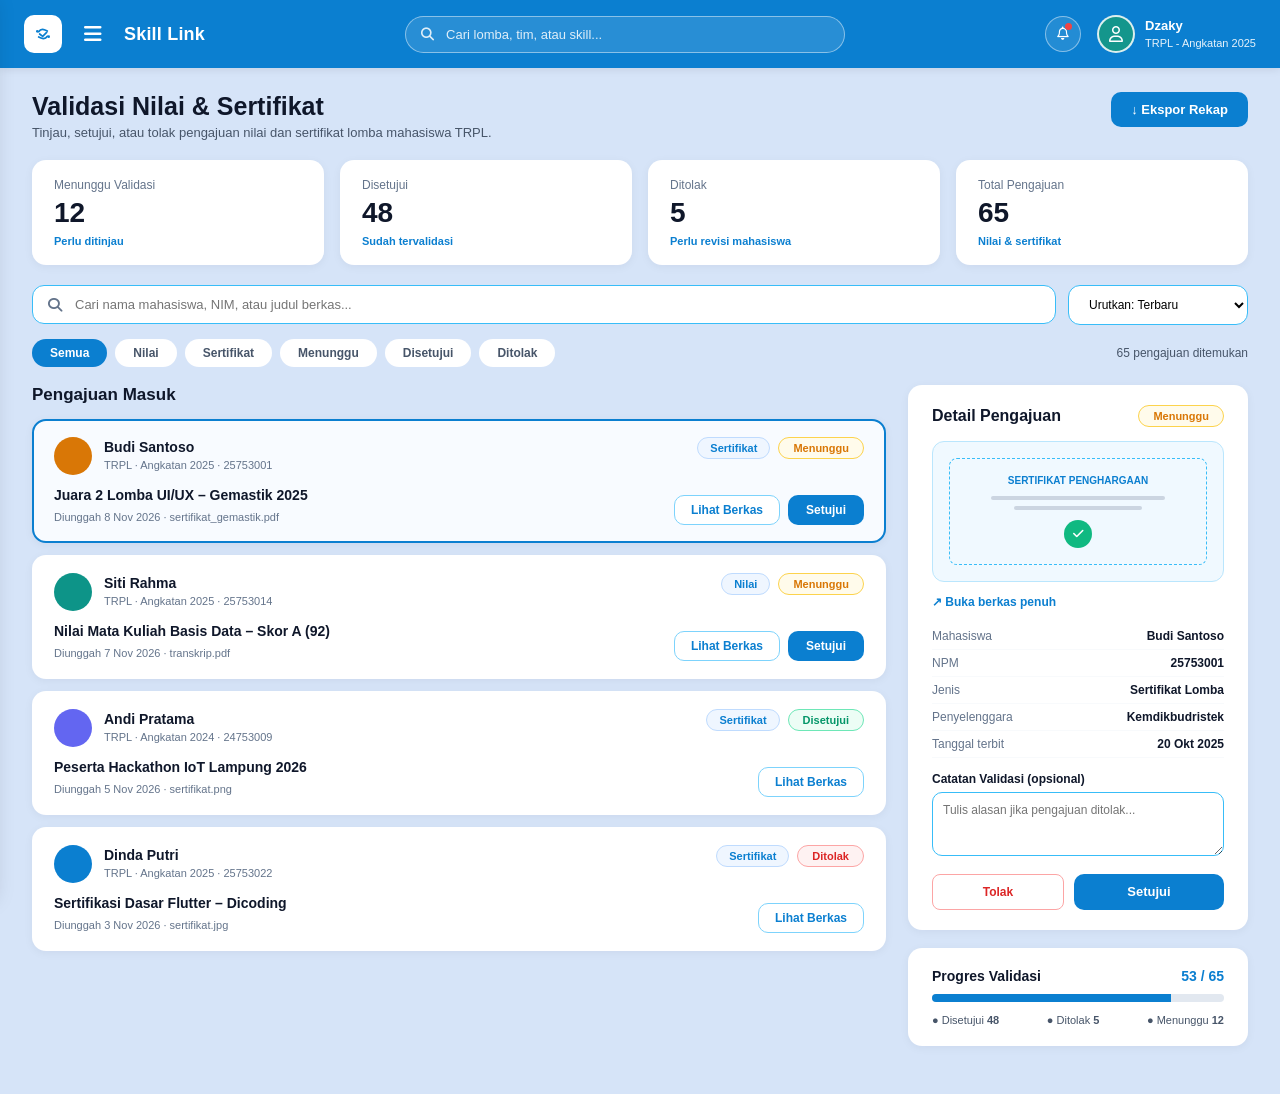
<file: validasi-sertifikat.html>
<!DOCTYPE html>
<html lang="id">
<head>
    <meta charset="UTF-8">
    <meta name="viewport" content="width=device-width, initial-scale=1.0">
    <title>Validasi Nilai & Sertifikat - Skill Link</title>
    <link rel="stylesheet" href="https://cdnjs.cloudflare.com/ajax/libs/font-awesome/6.5.1/css/all.min.css">
    <link rel="stylesheet" href="style.css">
    <style>
        .summary-4-grid { display: grid; grid-template-columns: repeat(4, 1fr); gap: 16px; margin-bottom: 20px; }
        .stat-box { background: white; border-radius: 14px; padding: 18px 22px; box-shadow: 0 2px 10px rgba(15, 23, 42, 0.05); }
        .stat-box small { display: block; font-size: 12px; color: #64748b; margin-bottom: 6px; }
        .stat-box .big-num { font-size: 28px; font-weight: 700; color: #0f172a; line-height: 1.1; margin-bottom: 6px; }
        .stat-box .sub-link { font-size: 11px; color: #0b7fd0; font-weight: 700; }

        .filter-controls-row { display: flex; gap: 12px; margin-bottom: 14px; }
        .search-wrap { flex: 1; position: relative; }
        .search-wrap i { position: absolute; left: 16px; top: 50%; transform: translateY(-50%); color: #64748b; font-size: 14px; }
        .search-wrap input { width: 100%; padding: 11px 16px 11px 42px; border-radius: 12px; border: 1px solid #38bdf8; background: white; font-size: 13px; outline: none; }
        .sort-dropdown { padding: 11px 16px; border-radius: 12px; border: 1px solid #38bdf8; background: white; font-size: 12px; min-width: 180px; }

        .filter-pills-bar { display: flex; justify-content: space-between; align-items: center; margin-bottom: 18px; flex-wrap: wrap; gap: 10px; }
        .pill-tabs { display: flex; gap: 8px; flex-wrap: wrap; }
        .filter-pill-btn { padding: 7px 18px; border-radius: 18px; border: none; background: white; color: #475569; font-size: 12px; font-weight: 700; cursor: pointer; }
        .filter-pill-btn.active { background: #0b7fd0; color: white; }

        .validation-grid { display: grid; grid-template-columns: 1fr 340px; gap: 22px; align-items: start; }
        .submission-list { display: flex; flex-direction: column; gap: 12px; }
        .submission-card {
            background: white; border-radius: 14px; padding: 16px 20px; border: 2px solid transparent;
            box-shadow: 0 2px 10px rgba(15, 23, 42, 0.05); cursor: pointer; transition: 0.2s;
        }
        .submission-card.selected { border-color: #0b7fd0; background: #f8fbff; }
        .type-pill { padding: 4px 12px; border-radius: 12px; background: #eff6ff; color: #0b7fd0; border: 1px solid #bfdbfe; font-size: 11px; font-weight: 700; }
        .status-pill { padding: 4px 14px; border-radius: 12px; font-size: 11px; font-weight: 700; }
        .st-menunggu { background: #fffbeb; color: #d97706; border: 1px solid #fcd34d; }
        .st-disetujui { background: #ecfdf5; color: #059669; border: 1px solid #6ee7b7; }
        .st-ditolak { background: #fef2f2; color: #dc2626; border: 1px solid #fca5a5; }

        .cert-preview-mini { background: #f0f9ff; border: 1px solid #bae6fd; border-radius: 12px; padding: 16px; margin-bottom: 10px; cursor: pointer; }
        .cert-dashed-box { border: 1.5px dashed #38bdf8; border-radius: 8px; padding: 16px 12px; text-align: center; }
        .meta-kv { display: flex; justify-content: space-between; font-size: 12px; padding: 6px 0; border-bottom: 1px solid #f8fafc; }
        .status-banner-done { margin-top: 14px; padding: 11px; border-radius: 8px; text-align: center; font-size: 12px; font-weight: 700; }
        .banner-approved { background: #dcfce7; color: #15803d; }
        .banner-rejected { background: #fee2e2; color: #dc2626; }

        .reason-chip { padding: 5px 11px; border-radius: 14px; border: 1px solid #7dd3fc; background: white; color: #0b7fd0; font-size: 11px; cursor: pointer; }
        @media (max-width: 980px) { .summary-4-grid { grid-template-columns: repeat(2, 1fr); } .validation-grid { grid-template-columns: 1fr; } }
    </style>
</head>
<body>
    <div id="appShell"></div>

    <main class="main-container">
        <div class="page-header-row">
            <div>
                <h1 class="page-title">Validasi Nilai &amp; Sertifikat</h1>
                <p class="page-subtitle">Tinjau, setujui, atau tolak pengajuan nilai dan sertifikat lomba mahasiswa TRPL.</p>
            </div>
            <button type="button" class="btn-primary" id="exportCsvBtn">↓ Ekspor Rekap</button>
        </div>

        <div class="summary-4-grid">
            <div class="stat-box"><small>Menunggu Validasi</small><div class="big-num" id="statPending">12</div><div class="sub-link">Perlu ditinjau</div></div>
            <div class="stat-box"><small>Disetujui</small><div class="big-num" id="statApproved">48</div><div class="sub-link">Sudah tervalidasi</div></div>
            <div class="stat-box"><small>Ditolak</small><div class="big-num" id="statRejected">5</div><div class="sub-link">Perlu revisi mahasiswa</div></div>
            <div class="stat-box"><small>Total Pengajuan</small><div class="big-num" id="statTotal">65</div><div class="sub-link">Nilai &amp; sertifikat</div></div>
        </div>

        <div class="filter-controls-row">
            <div class="search-wrap">
                <i class="fa-solid fa-magnifying-glass"></i>
                <input type="text" id="searchInput" placeholder="Cari nama mahasiswa, NIM, atau judul berkas...">
            </div>
            <select id="sortSelect" class="sort-dropdown">
                <option value="newest">Urutkan: Terbaru</option>
                <option value="oldest">Urutkan: Terlama</option>
            </select>
        </div>

        <div class="filter-pills-bar">
            <div class="pill-tabs">
                <button type="button" class="filter-pill-btn active" data-filter="Semua">Semua</button>
                <button type="button" class="filter-pill-btn" data-filter="Nilai">Nilai</button>
                <button type="button" class="filter-pill-btn" data-filter="Sertifikat">Sertifikat</button>
                <button type="button" class="filter-pill-btn" data-filter="Menunggu">Menunggu</button>
                <button type="button" class="filter-pill-btn" data-filter="Disetujui">Disetujui</button>
                <button type="button" class="filter-pill-btn" data-filter="Ditolak">Ditolak</button>
            </div>
            <span style="font-size:12px; color:#475569;">65 pengajuan ditemukan</span>
        </div>

        <div class="validation-grid">
            <section>
                <h2 style="font-size:17px; margin-bottom:14px;">Pengajuan Masuk</h2>
                <div class="submission-list" id="submissionList"></div>
            </section>

            <aside>
                <div class="card-box" style="margin-bottom:18px;">
                    <div style="display:flex; justify-content:space-between; align-items:center; margin-bottom:14px;">
                        <h3 style="font-size:16px;">Detail Pengajuan</h3>
                        <span class="status-pill st-menunggu" id="detailStatusBadge">Menunggu</span>
                    </div>

                    <div class="cert-preview-mini" id="miniPreviewBox">
                        <div class="cert-dashed-box">
                            <small style="display:block; font-size:10px; font-weight:700; color:#0b7fd0; margin-bottom:10px;" id="miniCertHeader">SERTIFIKAT PENGHARGAAN</small>
                            <div style="height:4px; width:75%; background:#cbd5e1; border-radius:4px; margin:6px auto;"></div>
                            <div style="height:4px; width:55%; background:#cbd5e1; border-radius:4px; margin:6px auto;"></div>
                            <div style="width:28px; height:28px; border-radius:50%; background:#10b981; color:white; display:flex; align-items:center; justify-content:center; font-size:12px; margin:10px auto 0;"><i class="fa-solid fa-check"></i></div>
                        </div>
                    </div>

                    <a style="display:inline-block; font-size:12px; font-weight:700; color:#0b7fd0; margin-bottom:14px; cursor:pointer;" id="openFullDocLink">↗ Buka berkas penuh</a>

                    <div class="meta-kv"><span style="color:#64748b;">Mahasiswa</span><strong id="detailStudent">Budi Santoso</strong></div>
                    <div class="meta-kv"><span style="color:#64748b;">NPM</span><strong id="detailNpm">25753001</strong></div>
                    <div class="meta-kv"><span style="color:#64748b;">Jenis</span><strong id="detailType">Sertifikat Lomba</strong></div>
                    <div class="meta-kv"><span style="color:#64748b;">Penyelenggara</span><strong id="detailOrganizer">Kemdikbudristek</strong></div>
                    <div class="meta-kv"><span style="color:#64748b;">Tanggal terbit</span><strong id="detailIssueDate">20 Okt 2025</strong></div>

                    <div style="margin-top:14px;">
                        <label style="display:block; font-size:12px; font-weight:700; margin-bottom:6px;">Catatan Validasi (opsional)</label>
                        <textarea id="validationNoteInput" rows="3" style="width:100%; padding:10px; border:1px solid #38bdf8; border-radius:10px; font-size:12px;" placeholder="Tulis alasan jika pengajuan ditolak..."></textarea>
                    </div>

                    <div id="detailActionContainer"></div>
                </div>

                <div class="card-box">
                    <div style="display:flex; justify-content:space-between; font-size:14px; margin-bottom:10px;">
                        <strong>Progres Validasi</strong>
                        <strong style="color:#0b7fd0;" id="progRatioText">53 / 65</strong>
                    </div>
                    <div style="height:8px; background:#e2e8f0; border-radius:8px; overflow:hidden; margin-bottom:12px;">
                        <div id="progBarFill" style="height:100%; background:#0b7fd0; width:81%;"></div>
                    </div>
                    <div style="display:flex; justify-content:space-between; font-size:11px; color:#475569;">
                        <span>● Disetujui <b id="legApproved">48</b></span>
                        <span>● Ditolak <b id="legRejected">5</b></span>
                        <span>● Menunggu <b id="legPending">12</b></span>
                    </div>
                </div>
            </aside>
        </div>
    </main>

    <!-- MODAL LIHAT BERKAS -->
    <div id="docPreviewModal" class="modal-overlay">
        <div class="modal-box" style="max-width:560px;">
            <div style="display:flex; justify-content:space-between; align-items:flex-start; margin-bottom:14px;">
                <div>
                    <h2 style="font-size:18px; margin-bottom:3px;">Lihat Berkas</h2>
                    <small style="font-size:11px; color:#64748b;" id="modalFileMeta">sertifikat_gemastik.pdf · 1,2 MB</small>
                </div>
                <button type="button" id="closeDocModalBtn" style="width:30px; height:30px; border-radius:50%; border:none; background:#f1f5f9; cursor:pointer;"><i class="fa-solid fa-xmark"></i></button>
            </div>

            <div style="background:#f0f9ff; border:1px solid #bae6fd; border-radius:12px; padding:20px; margin-bottom:14px;">
                <div style="border:1.5px dashed #38bdf8; border-radius:10px; padding:26px 20px; text-align:center;">
                    <h4 style="color:#0b7fd0; font-size:13px; margin-bottom:8px;" id="fullCertHeading">SERTIFIKAT PENGHARGAAN</h4>
                    <span style="font-size:11px; color:#64748b;">diberikan kepada</span>
                    <div style="font-size:18px; font-weight:700; margin:6px 0;" id="fullCertStudent">Budi Santoso</div>
                    <span style="font-size:11px; color:#64748b;">atas prestasi sebagai</span>
                    <div style="font-size:13px; font-weight:700; margin-top:6px;" id="fullCertTitle">Juara 2 Lomba UI/UX – Gemastik 2025</div>
                    <div style="width:34px; height:34px; border-radius:50%; background:#10b981; color:white; display:flex; align-items:center; justify-content:center; margin:14px auto 0;"><i class="fa-solid fa-check"></i></div>
                </div>
            </div>

            <div style="display:flex; justify-content:space-between; align-items:center;">
                <button type="button" class="btn-outline" id="closeDocFooterBtn">Tutup</button>
                <div style="display:flex; gap:8px;" id="modalApproveRejectBtns">
                    <button type="button" class="btn-danger-outline" id="modalTriggerReject">Tolak</button>
                    <button type="button" class="btn-primary" id="modalTriggerApprove">Setujui</button>
                </div>
            </div>
        </div>
    </div>

    <!-- MODAL KONFIRMASI SETUJUI -->
    <div id="approveConfirmModal" class="modal-overlay layer-2">
        <div class="modal-box" style="max-width:400px; text-align:center; padding:28px 26px;">
            <div style="width:54px; height:54px; border-radius:50%; background:#e0f2fe; display:flex; align-items:center; justify-content:center; margin:0 auto 16px;">
                <div style="width:32px; height:32px; border-radius:50%; background:#0b7fd0; color:white; font-weight:700; display:flex; align-items:center; justify-content:center;">?</div>
            </div>
            <h3 style="font-size:18px; margin-bottom:8px;">Setujui pengajuan ini?</h3>
            <p style="font-size:13px; color:#64748b; margin-bottom:22px;">Mahasiswa akan diberi tahu bahwa berkasnya valid.</p>
            <div style="display:flex; gap:12px;">
                <button type="button" class="btn-outline" style="flex:1;" id="cancelApproveBtn">Tidak</button>
                <button type="button" class="btn-primary" style="flex:1;" id="confirmApproveBtn">Ya</button>
            </div>
        </div>
    </div>

    <!-- MODAL ALASAN TOLAK -->
    <div id="rejectReasonModal" class="modal-overlay layer-2">
        <div class="modal-box" style="max-width:430px; text-align:center; padding:28px 26px;">
            <div style="width:54px; height:54px; border-radius:50%; background:#fef3c7; display:flex; align-items:center; justify-content:center; margin:0 auto 16px;">
                <div style="width:32px; height:32px; border-radius:50%; background:#f59e0b; color:white; font-weight:700; display:flex; align-items:center; justify-content:center;">!</div>
            </div>
            <h3 style="font-size:18px; margin-bottom:6px;">Tolak pengajuan ini?</h3>
            <p style="font-size:13px; color:#64748b; margin-bottom:16px;">Tulis alasan agar mahasiswa dapat memperbaiki pengajuannya.</p>

            <div style="text-align:left; margin-bottom:16px;">
                <label style="display:block; font-size:12px; font-weight:700; margin-bottom:6px;">Alasan penolakan <span style="color:#ef4444;">*</span></label>
                <textarea id="rejectReasonTextarea" rows="3" style="width:100%; padding:10px; border:1px solid #94a3b8; border-radius:8px; font-size:12px;" placeholder="Contoh: Berkas buram, nama pada sertifikat tidak sesuai."></textarea>
                <div style="display:flex; flex-wrap:wrap; gap:6px; margin-top:8px;">
                    <button type="button" class="reason-chip" data-reason="Berkas tidak terbaca">Berkas tidak terbaca</button>
                    <button type="button" class="reason-chip" data-reason="Data tidak sesuai">Data tidak sesuai</button>
                    <button type="button" class="reason-chip" data-reason="Dokumen tidak valid">Dokumen tidak valid</button>
                </div>
            </div>

            <div style="display:flex; gap:12px;">
                <button type="button" class="btn-outline" style="flex:1;" id="cancelRejectReasonBtn">Batal</button>
                <button type="button" class="btn-primary" style="flex:1;" id="nextRejectConfirmBtn">Lanjutkan</button>
            </div>
        </div>
    </div>

    <!-- MODAL KONFIRMASI AKHIR TOLAK -->
    <div id="rejectFinalModal" class="modal-overlay layer-2">
        <div class="modal-box" style="max-width:400px; text-align:center; padding:28px 26px;">
            <div style="width:54px; height:54px; border-radius:50%; background:#fef3c7; display:flex; align-items:center; justify-content:center; margin:0 auto 16px;">
                <div style="width:32px; height:32px; border-radius:50%; background:#f59e0b; color:white; font-weight:700; display:flex; align-items:center; justify-content:center;">!</div>
            </div>
            <h3 style="font-size:18px; margin-bottom:8px;">Tolak pengajuan ini?</h3>
            <p style="font-size:13px; color:#64748b; margin-bottom:22px;">Mahasiswa akan menerima alasan penolakan Anda.</p>
            <div style="display:flex; gap:12px;">
                <button type="button" class="btn-outline" style="flex:1;" id="cancelRejectFinalBtn">Tidak</button>
                <button type="button" class="btn-primary" style="flex:1;" id="confirmRejectFinalBtn">Ya</button>
            </div>
        </div>
    </div>

    <script src="app-core.js"></script>
    <script>
        const submissions = [
            { id: 1, studentName: "Budi Santoso", npm: "25753001", batch: "TRPL · Angkatan 2025", category: "Sertifikat", docType: "Sertifikat Lomba", title: "Juara 2 Lomba UI/UX – Gemastik 2025", fileName: "sertifikat_gemastik.pdf", fileSize: "1,2 MB", uploadDate: "8 Nov 2026", issueDate: "20 Okt 2025", organizer: "Kemdikbudristek", status: "Menunggu", avatarColor: "#d97706", note: "" },
            { id: 2, studentName: "Siti Rahma", npm: "25753014", batch: "TRPL · Angkatan 2025", category: "Nilai", docType: "Transkrip Nilai Mata Kuliah", title: "Nilai Mata Kuliah Basis Data – Skor A (92)", fileName: "transkrip.pdf", fileSize: "840 KB", uploadDate: "7 Nov 2026", issueDate: "15 Jul 2026", organizer: "Politeknik Negeri Lampung", status: "Menunggu", avatarColor: "#0d9488", note: "" },
            { id: 3, studentName: "Andi Pratama", npm: "24753009", batch: "TRPL · Angkatan 2024", category: "Sertifikat", docType: "Sertifikat Peserta Lomba", title: "Peserta Hackathon IoT Lampung 2026", fileName: "sertifikat.png", fileSize: "1,5 MB", uploadDate: "5 Nov 2026", issueDate: "01 Nov 2026", organizer: "Pemprov Lampung", status: "Disetujui", avatarColor: "#6366f1", note: "" },
            { id: 4, studentName: "Dinda Putri", npm: "25753022", batch: "TRPL · Angkatan 2025", category: "Sertifikat", docType: "Sertifikat Kompetensi", title: "Sertifikasi Dasar Flutter – Dicoding", fileName: "sertifikat.jpg", fileSize: "960 KB", uploadDate: "3 Nov 2026", issueDate: "12 Sep 2026", organizer: "Dicoding Indonesia", status: "Ditolak", avatarColor: "#0b7fd0", note: "Resolusi gambar kurang jelas." }
        ];

        const baseCounts = { Menunggu: 10, Disetujui: 47, Ditolak: 4 };
        let selectedId = 1;
        let currentFilter = "Semua";

        function renderSubmissions() {
            const pending = baseCounts.Menunggu + submissions.filter(s => s.status === "Menunggu").length;
            const approved = baseCounts.Disetujui + submissions.filter(s => s.status === "Disetujui").length;
            const rejected = baseCounts.Ditolak + submissions.filter(s => s.status === "Ditolak").length;
            const total = pending + approved + rejected;
            const processed = approved + rejected;

            document.getElementById("statPending").textContent = pending;
            document.getElementById("statApproved").textContent = approved;
            document.getElementById("statRejected").textContent = rejected;
            document.getElementById("statTotal").textContent = total;
            document.getElementById("progRatioText").textContent = `${processed} / ${total}`;
            document.getElementById("progBarFill").style.width = `${Math.round((processed / total) * 100)}%`;
            document.getElementById("legApproved").textContent = approved;
            document.getElementById("legRejected").textContent = rejected;
            document.getElementById("legPending").textContent = pending;

            const kw = document.getElementById("searchInput").value.toLowerCase().trim();
            let filtered = submissions.filter(item => {
                const matchF = currentFilter === "Semua" || item.category === currentFilter || item.status === currentFilter;
                const matchK = !kw || item.studentName.toLowerCase().includes(kw) || item.npm.includes(kw) || item.title.toLowerCase().includes(kw);
                return matchF && matchK;
            });
            if (document.getElementById("sortSelect").value === "oldest") filtered = [...filtered].reverse();

            document.getElementById("submissionList").innerHTML = filtered.map(item => {
                const stClass = item.status === "Disetujui" ? "st-disetujui" : item.status === "Ditolak" ? "st-ditolak" : "st-menunggu";
                return `
                    <article class="submission-card ${item.id === selectedId ? 'selected' : ''}" data-id="${item.id}">
                        <div style="display:flex; justify-content:space-between; align-items:flex-start; gap:12px; margin-bottom:12px;">
                            <div style="display:flex; align-items:center; gap:12px;">
                                <div style="width:38px; height:38px; border-radius:50%; background:${item.avatarColor};"></div>
                                <div><strong style="display:block; font-size:14px;">${item.studentName}</strong><small style="font-size:11px; color:#64748b;">${item.batch} · ${item.npm}</small></div>
                            </div>
                            <div style="display:flex; gap:8px;">
                                <span class="type-pill">${item.category}</span>
                                <span class="status-pill ${stClass}">${item.status}</span>
                            </div>
                        </div>
                        <div style="display:flex; justify-content:space-between; align-items:flex-end; gap:12px; flex-wrap:wrap;">
                            <div>
                                <strong style="display:block; font-size:14px; margin-bottom:4px;">${item.title}</strong>
                                <span style="font-size:11px; color:#64748b;">Diunggah ${item.uploadDate} · ${item.fileName}</span>
                            </div>
                            <div style="display:flex; gap:8px;">
                                <button type="button" class="btn-outline open-doc-btn" style="padding:7px 16px; font-size:12px;" data-id="${item.id}">Lihat Berkas</button>
                                ${item.status === "Menunggu" ? `<button type="button" class="btn-primary quick-approve-btn" style="padding:7px 18px; font-size:12px;" data-id="${item.id}">Setujui</button>` : ""}
                            </div>
                        </div>
                    </article>
                `;
            }).join("");

            const cur = submissions.find(s => s.id === selectedId) || submissions[0];
            if (cur) {
                const b = document.getElementById("detailStatusBadge");
                b.textContent = cur.status;
                b.className = "status-pill " + (cur.status === "Disetujui" ? "st-disetujui" : cur.status === "Ditolak" ? "st-ditolak" : "st-menunggu");
                document.getElementById("miniCertHeader").textContent = cur.category === "Nilai" ? "TRANSKRIP NILAI AKADEMIK" : "SERTIFIKAT PENGHARGAAN";
                document.getElementById("detailStudent").textContent = cur.studentName;
                document.getElementById("detailNpm").textContent = cur.npm;
                document.getElementById("detailType").textContent = cur.docType;
                document.getElementById("detailOrganizer").textContent = cur.organizer;
                document.getElementById("detailIssueDate").textContent = cur.issueDate;
                document.getElementById("validationNoteInput").value = cur.note || "";

                const act = document.getElementById("detailActionContainer");
                if (cur.status === "Menunggu") {
                    act.innerHTML = `<div style="display:flex; gap:10px; margin-top:14px;"><button type="button" class="btn-danger-outline" style="flex:1; padding:10px;" id="detailRejectBtn">Tolak</button><button type="button" class="btn-primary" style="flex:1;" id="detailApproveBtn">Setujui</button></div>`;
                } else if (cur.status === "Disetujui") {
                    act.innerHTML = `<div class="status-banner-done banner-approved">Pengajuan telah disetujui</div>`;
                } else {
                    act.innerHTML = `<div class="status-banner-done banner-rejected">Pengajuan telah ditolak</div>`;
                }
            }
        }

        function openDocModal(id) {
            selectedId = id;
            renderSubmissions();
            const item = submissions.find(s => s.id === id);
            if (!item) return;
            document.getElementById("modalFileMeta").textContent = `${item.fileName} · ${item.fileSize} · Diunggah ${item.uploadDate}`;
            document.getElementById("fullCertHeading").textContent = item.category === "Nilai" ? "TRANSKRIP NILAI MATA KULIAH" : "SERTIFIKAT PENGHARGAAN";
            document.getElementById("fullCertStudent").textContent = item.studentName;
            document.getElementById("fullCertTitle").textContent = item.title;
            document.getElementById("modalApproveRejectBtns").style.display = item.status === "Menunggu" ? "flex" : "none";
            document.getElementById("docPreviewModal").style.display = "flex";
        }

        document.querySelectorAll(".filter-pill-btn").forEach(btn => {
            btn.addEventListener("click", () => {
                document.querySelectorAll(".filter-pill-btn").forEach(b => b.classList.remove("active"));
                btn.classList.add("active");
                currentFilter = btn.dataset.filter;
                renderSubmissions();
            });
        });
        document.getElementById("searchInput").addEventListener("input", renderSubmissions);
        document.getElementById("sortSelect").addEventListener("change", renderSubmissions);

        document.addEventListener("click", (e) => {
            const viewBtn = e.target.closest(".open-doc-btn");
            if (viewBtn) { e.stopPropagation(); openDocModal(Number(viewBtn.dataset.id)); return; }
            const qApp = e.target.closest(".quick-approve-btn");
            if (qApp) { e.stopPropagation(); selectedId = Number(qApp.dataset.id); renderSubmissions(); document.getElementById("approveConfirmModal").style.display = "flex"; return; }
            const card = e.target.closest(".submission-card");
            if (card) { selectedId = Number(card.dataset.id); renderSubmissions(); }
            if (e.target.id === "detailApproveBtn" || e.target.id === "modalTriggerApprove") document.getElementById("approveConfirmModal").style.display = "flex";
            if (e.target.id === "detailRejectBtn" || e.target.id === "modalTriggerReject") {
                document.getElementById("rejectReasonTextarea").value = document.getElementById("validationNoteInput").value.trim();
                document.getElementById("rejectReasonModal").style.display = "flex";
            }
            const chip = e.target.closest(".reason-chip");
            if (chip) document.getElementById("rejectReasonTextarea").value = chip.dataset.reason;
        });

        document.getElementById("miniPreviewBox").onclick = () => openDocModal(selectedId);
        document.getElementById("openFullDocLink").onclick = () => openDocModal(selectedId);
        document.getElementById("closeDocModalBtn").onclick = () => document.getElementById("docPreviewModal").style.display = "none";
        document.getElementById("closeDocFooterBtn").onclick = () => document.getElementById("docPreviewModal").style.display = "none";

        document.getElementById("cancelApproveBtn").onclick = () => document.getElementById("approveConfirmModal").style.display = "none";
        document.getElementById("confirmApproveBtn").onclick = () => {
            const item = submissions.find(s => s.id === selectedId);
            if (item) { item.status = "Disetujui"; item.note = document.getElementById("validationNoteInput").value.trim(); }
            document.getElementById("approveConfirmModal").style.display = "none";
            document.getElementById("docPreviewModal").style.display = "none";
            renderSubmissions();
            window.showToast("Pengajuan berhasil disetujui!");
        };

        document.getElementById("cancelRejectReasonBtn").onclick = () => document.getElementById("rejectReasonModal").style.display = "none";
        document.getElementById("nextRejectConfirmBtn").onclick = () => {
            if (!document.getElementById("rejectReasonTextarea").value.trim()) {
                window.showToast("Tuliskan alasan penolakan terlebih dahulu.", "error"); return;
            }
            document.getElementById("rejectReasonModal").style.display = "none";
            document.getElementById("rejectFinalModal").style.display = "flex";
        };
        document.getElementById("cancelRejectFinalBtn").onclick = () => document.getElementById("rejectFinalModal").style.display = "none";
        document.getElementById("confirmRejectFinalBtn").onclick = () => {
            const item = submissions.find(s => s.id === selectedId);
            if (item) { item.status = "Ditolak"; item.note = document.getElementById("rejectReasonTextarea").value.trim(); }
            document.getElementById("rejectFinalModal").style.display = "none";
            document.getElementById("docPreviewModal").style.display = "none";
            renderSubmissions();
            window.showToast("Pengajuan telah ditolak.", "info");
        };

        document.getElementById("exportCsvBtn").onclick = () => {
            const rows = [["Mahasiswa", "NPM", "Jenis", "Judul Berkas", "Status"], ...submissions.map(s => [s.studentName, s.npm, s.category, s.title, s.status])];
            const link = document.createElement("a");
            link.href = encodeURI("data:text/csv;charset=utf-8," + rows.map(r => r.join(",")).join("\n"));
            link.download = "rekap_validasi_skilllink.csv";
            link.click();
            window.showToast("Rekap validasi berhasil diunduh (CSV)!");
        };

        document.addEventListener("DOMContentLoaded", renderSubmissions);
    </script>
</body>
</html>
</file>
<file: style.css>
* {
    margin: 0;
    padding: 0;
    box-sizing: border-box;
    font-family: 'Segoe UI', Arial, sans-serif;
}

:root {
    --primary-blue: #0b7fd0;
    --primary-blue-hover: #0969ad;
    --bg-canvas: #d6e4f8;
    --text-dark: #0f172a;
    --text-muted: #64748b;
    --border-light: #e2e8f0;
    --border-accent: #7dd3fc;
}

body {
    background-color: var(--bg-canvas);
    color: var(--text-dark);
    min-height: 100vh;
}

button, input, select, textarea {
    font-family: inherit;
}

/* =========================
   HEADER / NAVBAR ATAS (100% SERAGAM)
========================= */
.header {
    position: fixed;
    top: 0;
    left: 0;
    right: 0;
    height: 68px;
    background: var(--primary-blue);
    color: white;
    display: flex;
    align-items: center;
    justify-content: space-between;
    padding: 0 24px;
    z-index: 30;
    box-shadow: 0 2px 8px rgba(0, 0, 0, 0.08);
}

.header-left {
    display: flex;
    align-items: center;
    gap: 14px;
}

.brand-box {
    width: 38px;
    height: 38px;
    background: white;
    color: var(--primary-blue);
    border-radius: 10px;
    display: flex;
    align-items: center;
    justify-content: center;
    flex-shrink: 0;
}

.brand-box svg {
    width: 24px;
    height: 24px;
}

.menu-toggle {
    background: none;
    border: none;
    color: white;
    font-size: 20px;
    cursor: pointer;
    padding: 6px 8px;
    border-radius: 8px;
    transition: 0.2s;
    display: flex;
    align-items: center;
    justify-content: center;
}

.menu-toggle:hover {
    background: rgba(255, 255, 255, 0.16);
}

.brand-title {
    font-size: 18px;
    font-weight: 700;
    letter-spacing: 0.2px;
}

.header-search {
    flex: 1;
    max-width: 440px;
    margin: 0 20px;
    position: relative;
}

.header-search i {
    position: absolute;
    left: 16px;
    top: 50%;
    transform: translateY(-50%);
    color: rgba(255, 255, 255, 0.85);
    font-size: 13px;
}

.header-search input {
    width: 100%;
    padding: 10px 18px 10px 40px;
    border-radius: 22px;
    border: 1px solid rgba(255, 255, 255, 0.45);
    background: rgba(255, 255, 255, 0.12);
    color: white;
    font-size: 13px;
    outline: none;
    transition: 0.2s;
}

.header-search input:focus {
    background: rgba(255, 255, 255, 0.2);
    border-color: white;
}

.header-search input::placeholder {
    color: rgba(255, 255, 255, 0.85);
}

.header-right {
    display: flex;
    align-items: center;
    gap: 16px;
}

.notif-btn {
    position: relative;
    width: 36px;
    height: 36px;
    border-radius: 50%;
    border: 1px solid rgba(255, 255, 255, 0.45);
    background: rgba(255, 255, 255, 0.1);
    color: white;
    display: flex;
    align-items: center;
    justify-content: center;
    cursor: pointer;
}

.notif-dot {
    position: absolute;
    top: 6px;
    right: 8px;
    width: 7px;
    height: 7px;
    background: #ef4444;
    border-radius: 50%;
}

.user-profile {
    display: flex;
    align-items: center;
    gap: 10px;
    cursor: pointer;
}

.user-avatar {
    width: 38px;
    height: 38px;
    border-radius: 50%;
    background: #14968c;
    border: 2px solid rgba(255, 255, 255, 0.85);
    display: flex;
    align-items: center;
    justify-content: center;
    color: white;
    overflow: hidden;
    flex-shrink: 0;
}

.user-avatar img {
    width: 100%;
    height: 100%;
    object-fit: cover;
}

.user-meta strong {
    display: block;
    font-size: 13px;
}

.user-meta small {
    font-size: 11px;
    opacity: 0.9;
}

/* =========================
   SIDEBAR DRAWER (100% SERAGAM)
========================= */
.sidebar-backdrop {
    position: fixed;
    inset: 0;
    background: rgba(15, 23, 42, 0.45);
    display: none;
    z-index: 40;
}

.sidebar-drawer {
    position: fixed;
    top: 0;
    left: -275px;
    width: 265px;
    height: 100vh;
    background: var(--primary-blue);
    color: white;
    padding: 16px 14px;
    z-index: 50;
    transition: left 0.25s ease;
    overflow-y: auto;
    box-shadow: 4px 0 20px rgba(0, 0, 0, 0.15);
}

.sidebar-drawer.open {
    left: 0;
}

.drawer-header {
    display: flex;
    align-items: center;
    justify-content: space-between;
    padding: 2px 6px 22px;
}

.drawer-brand {
    display: flex;
    align-items: center;
    gap: 12px;
    font-size: 18px;
    font-weight: 700;
}

.drawer-menu {
    list-style: none;
}

.drawer-menu li {
    margin-bottom: 6px;
}

.drawer-menu a {
    display: flex;
    align-items: center;
    gap: 14px;
    padding: 12px 14px;
    border-radius: 10px;
    color: white;
    text-decoration: none;
    font-size: 14px;
    transition: 0.2s;
}

.drawer-menu a i {
    width: 18px;
    text-align: center;
    font-size: 15px;
}

.drawer-menu a:hover,
.drawer-menu a.active {
    background: white;
    color: var(--primary-blue);
    font-weight: 700;
}

/* =========================
   MAIN LAYOUT & SHARED COMPONENTS
========================= */
.main-container {
    padding: 92px 32px 48px;
    max-width: 1320px;
    margin: 0 auto;
}

.page-header-row {
    display: flex;
    justify-content: space-between;
    align-items: flex-start;
    gap: 16px;
    margin-bottom: 20px;
    flex-wrap: wrap;
}

.page-title {
    font-size: 25px;
    font-weight: 700;
    color: var(--text-dark);
    margin-bottom: 4px;
}

.page-subtitle {
    font-size: 13px;
    color: #475569;
}

.btn-primary {
    padding: 10px 20px;
    border-radius: 10px;
    border: none;
    background: var(--primary-blue);
    color: white;
    font-size: 13px;
    font-weight: 700;
    cursor: pointer;
    transition: 0.2s;
    display: inline-flex;
    align-items: center;
    justify-content: center;
    gap: 6px;
}

.btn-primary:hover {
    background: var(--primary-blue-hover);
}

.btn-outline {
    padding: 9px 18px;
    border-radius: 10px;
    border: 1px solid var(--border-accent);
    background: white;
    color: var(--primary-blue);
    font-size: 13px;
    font-weight: 700;
    cursor: pointer;
    transition: 0.2s;
    display: inline-flex;
    align-items: center;
    justify-content: center;
    gap: 6px;
}

.btn-outline:hover {
    background: #f0f9ff;
}

.btn-danger-outline {
    padding: 8px 16px;
    border-radius: 8px;
    border: 1px solid #fca5a5;
    background: white;
    color: #dc2626;
    font-size: 12px;
    font-weight: 700;
    cursor: pointer;
    transition: 0.2s;
}

.btn-danger-outline:hover {
    background: #fef2f2;
}

.card-box {
    background: white;
    border-radius: 14px;
    padding: 20px 24px;
    box-shadow: 0 2px 10px rgba(15, 23, 42, 0.05);
}

/* TOAST GLOBAL */
.global-toast {
    position: fixed;
    top: 84px;
    right: 28px;
    background: #16a34a;
    color: white;
    padding: 12px 18px;
    border-radius: 10px;
    font-size: 13px;
    font-weight: 600;
    display: none;
    align-items: center;
    gap: 8px;
    z-index: 100;
    box-shadow: 0 6px 18px rgba(0, 0, 0, 0.16);
}

.global-toast.error {
    background: #ef4444;
}

.global-toast.info {
    background: #0f172a;
}

/* MODAL BASE */
.modal-overlay {
    position: fixed;
    inset: 0;
    background: rgba(15, 23, 42, 0.55);
    display: none;
    justify-content: center;
    align-items: center;
    z-index: 60;
    padding: 20px;
}

.modal-overlay.layer-2 {
    z-index: 75;
}

.modal-box {
    background: white;
    width: 100%;
    max-width: 520px;
    border-radius: 16px;
    padding: 26px 28px;
    box-shadow: 0 20px 40px rgba(0, 0, 0, 0.22);
    max-height: 92vh;
    overflow-y: auto;
    animation: modalPop 0.18s ease;
}

@keyframes modalPop {
    from { transform: scale(0.96); opacity: 0; }
    to { transform: scale(1); opacity: 1; }
}

.hidden {
    display: none !important;
}

@media (max-width: 680px) {
    .header-search { display: none; }
    .main-container { padding: 84px 16px 36px; }
}
</file>
